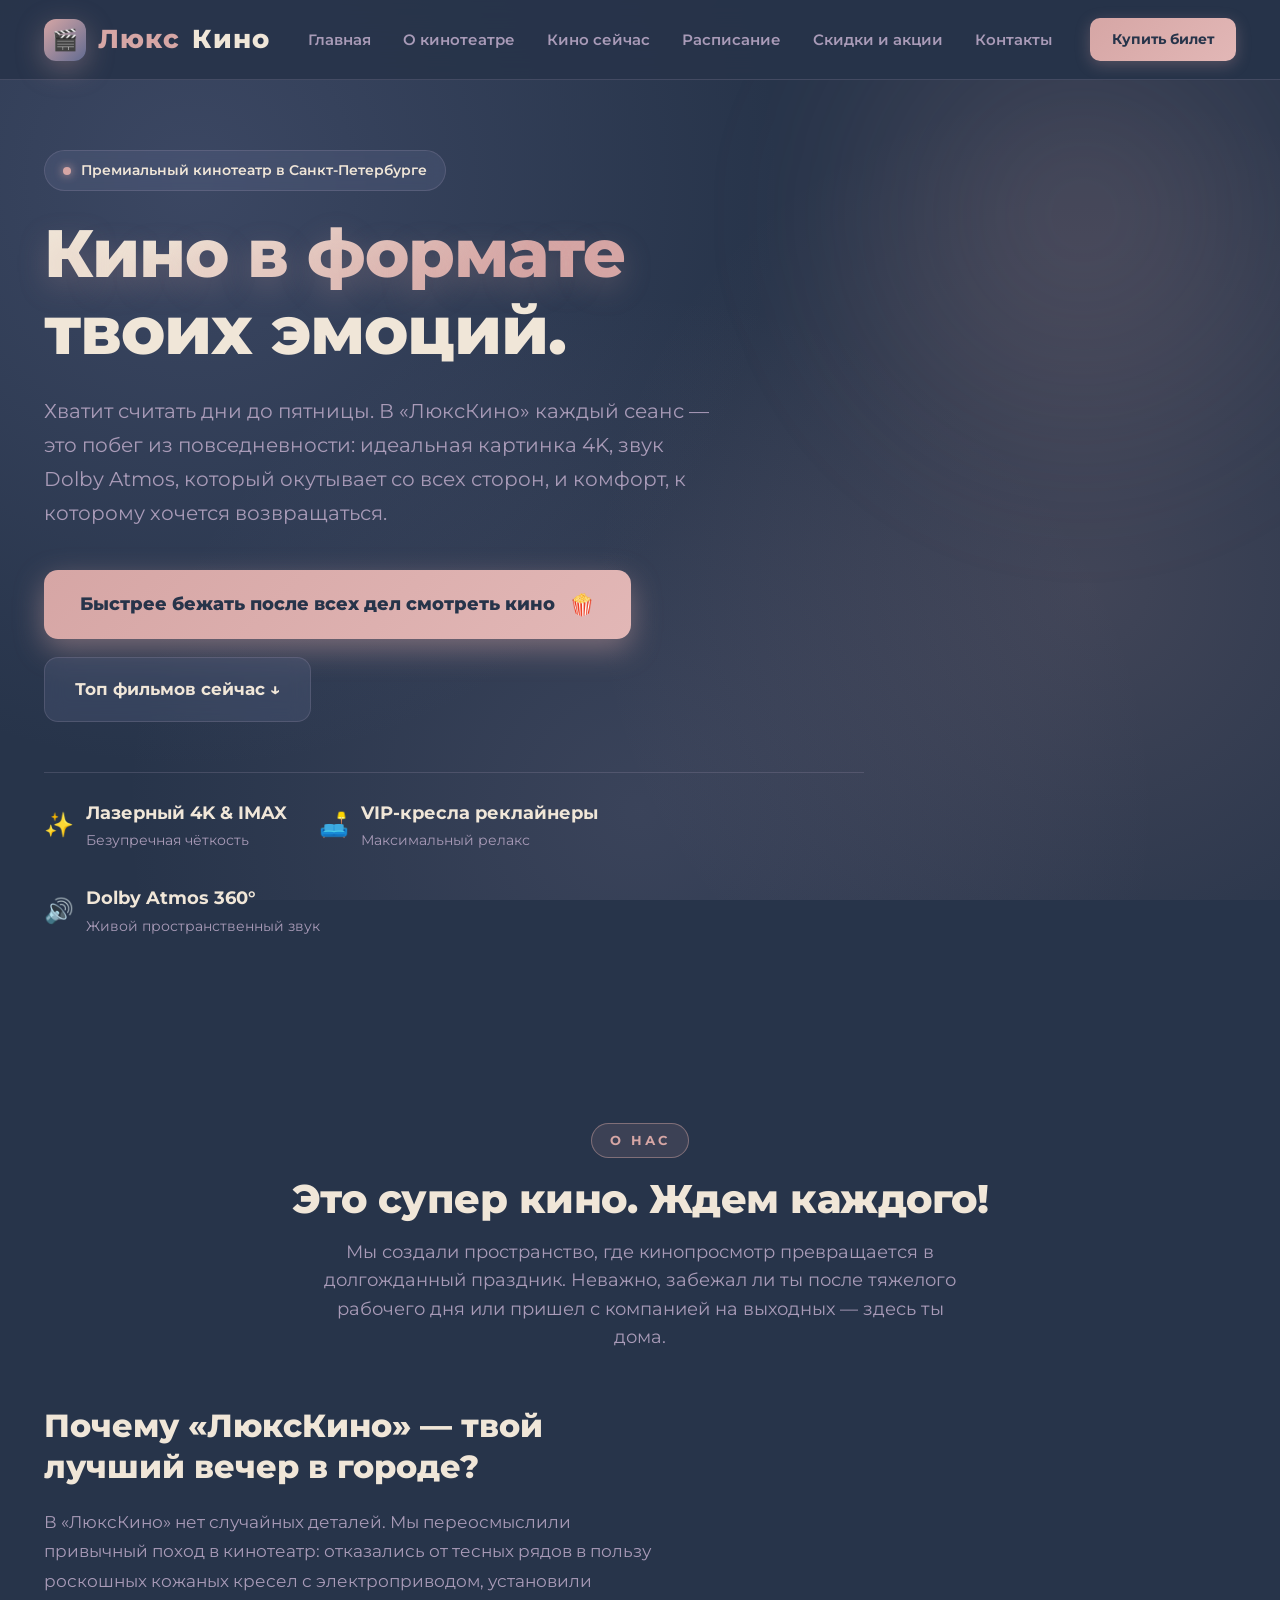
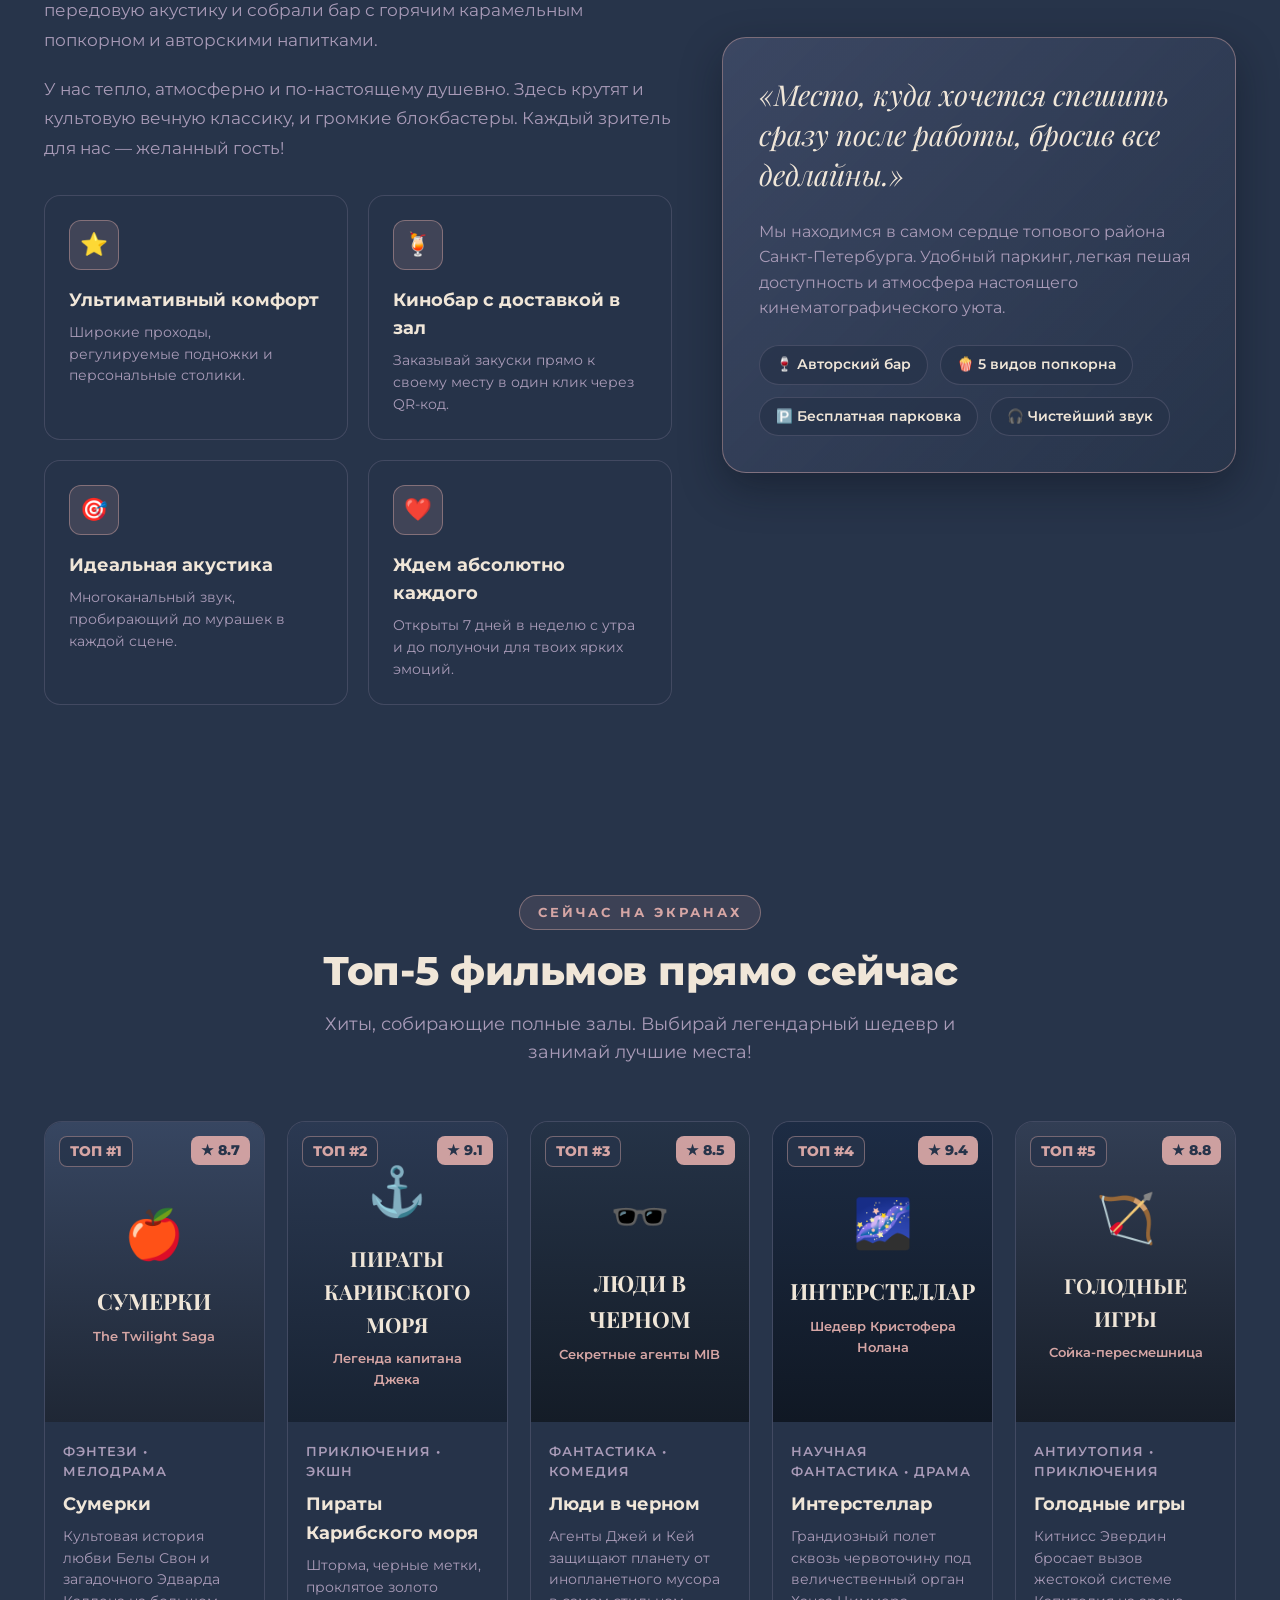
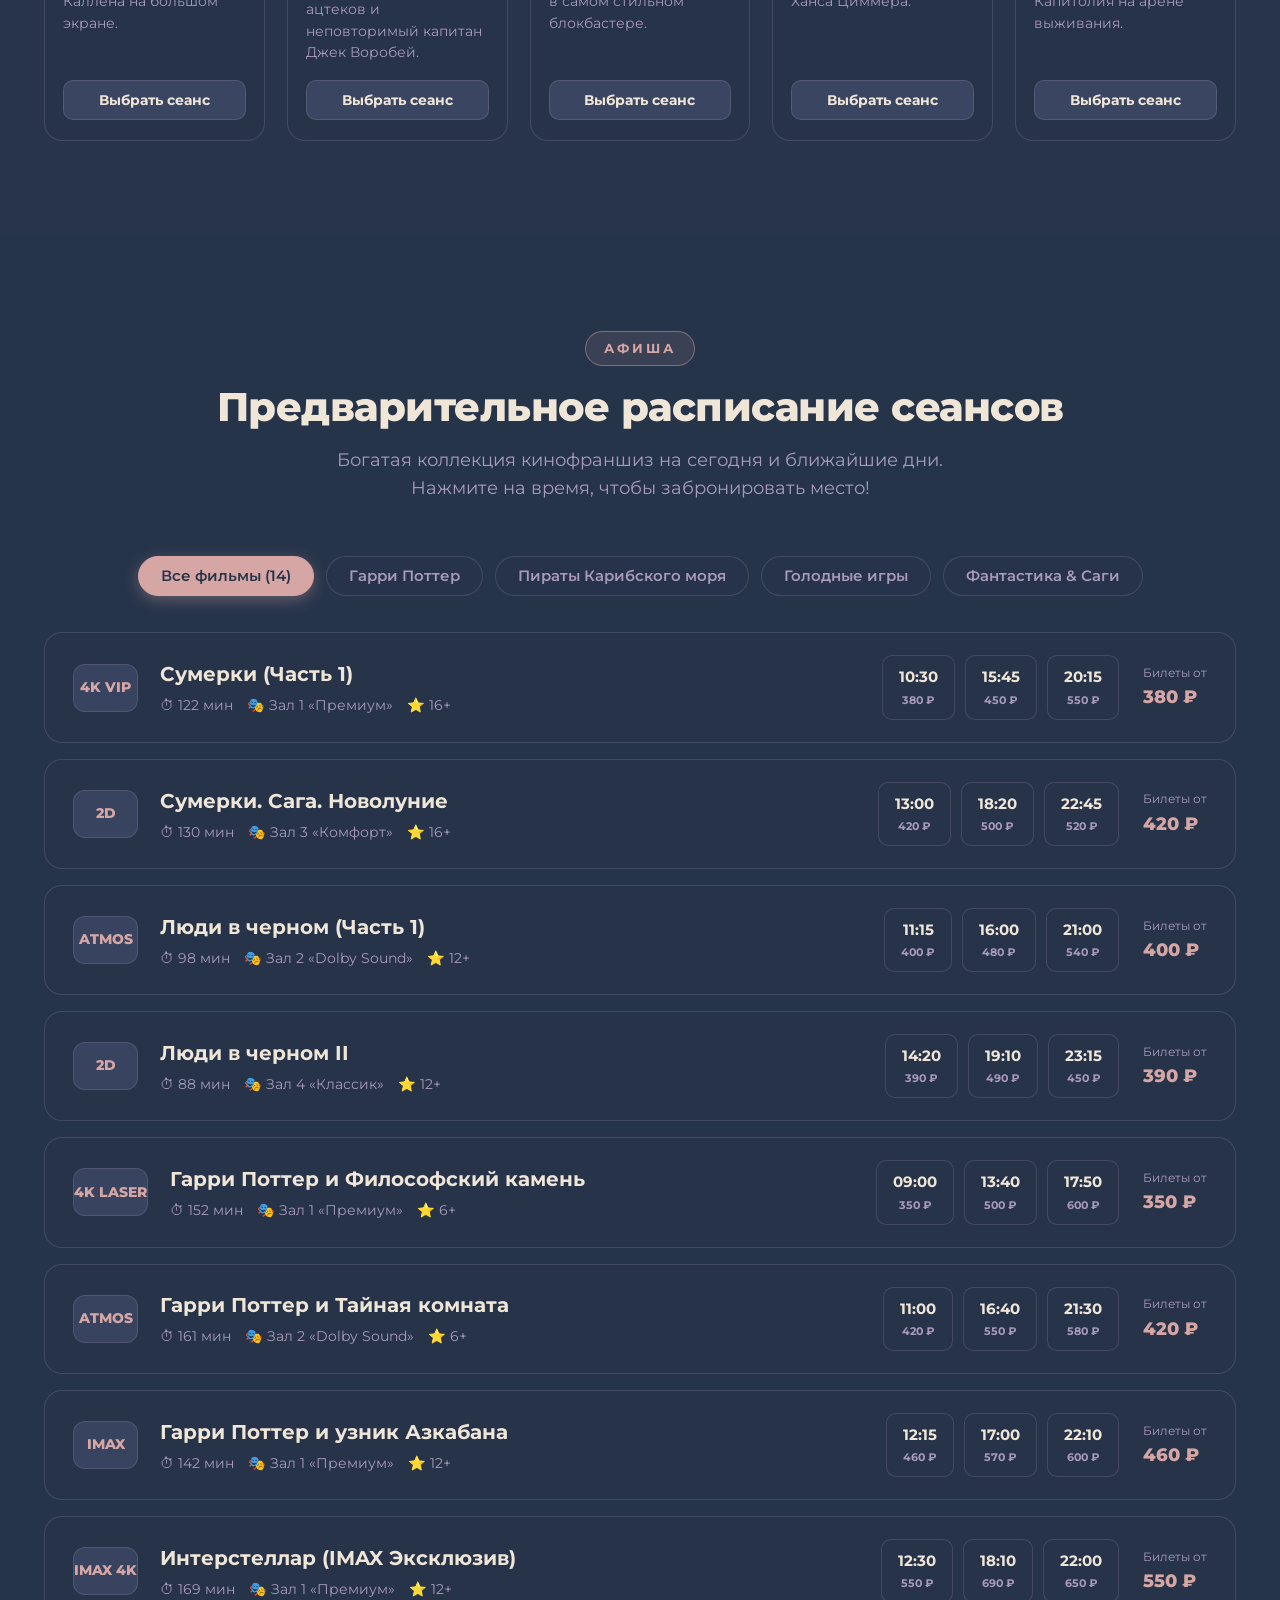
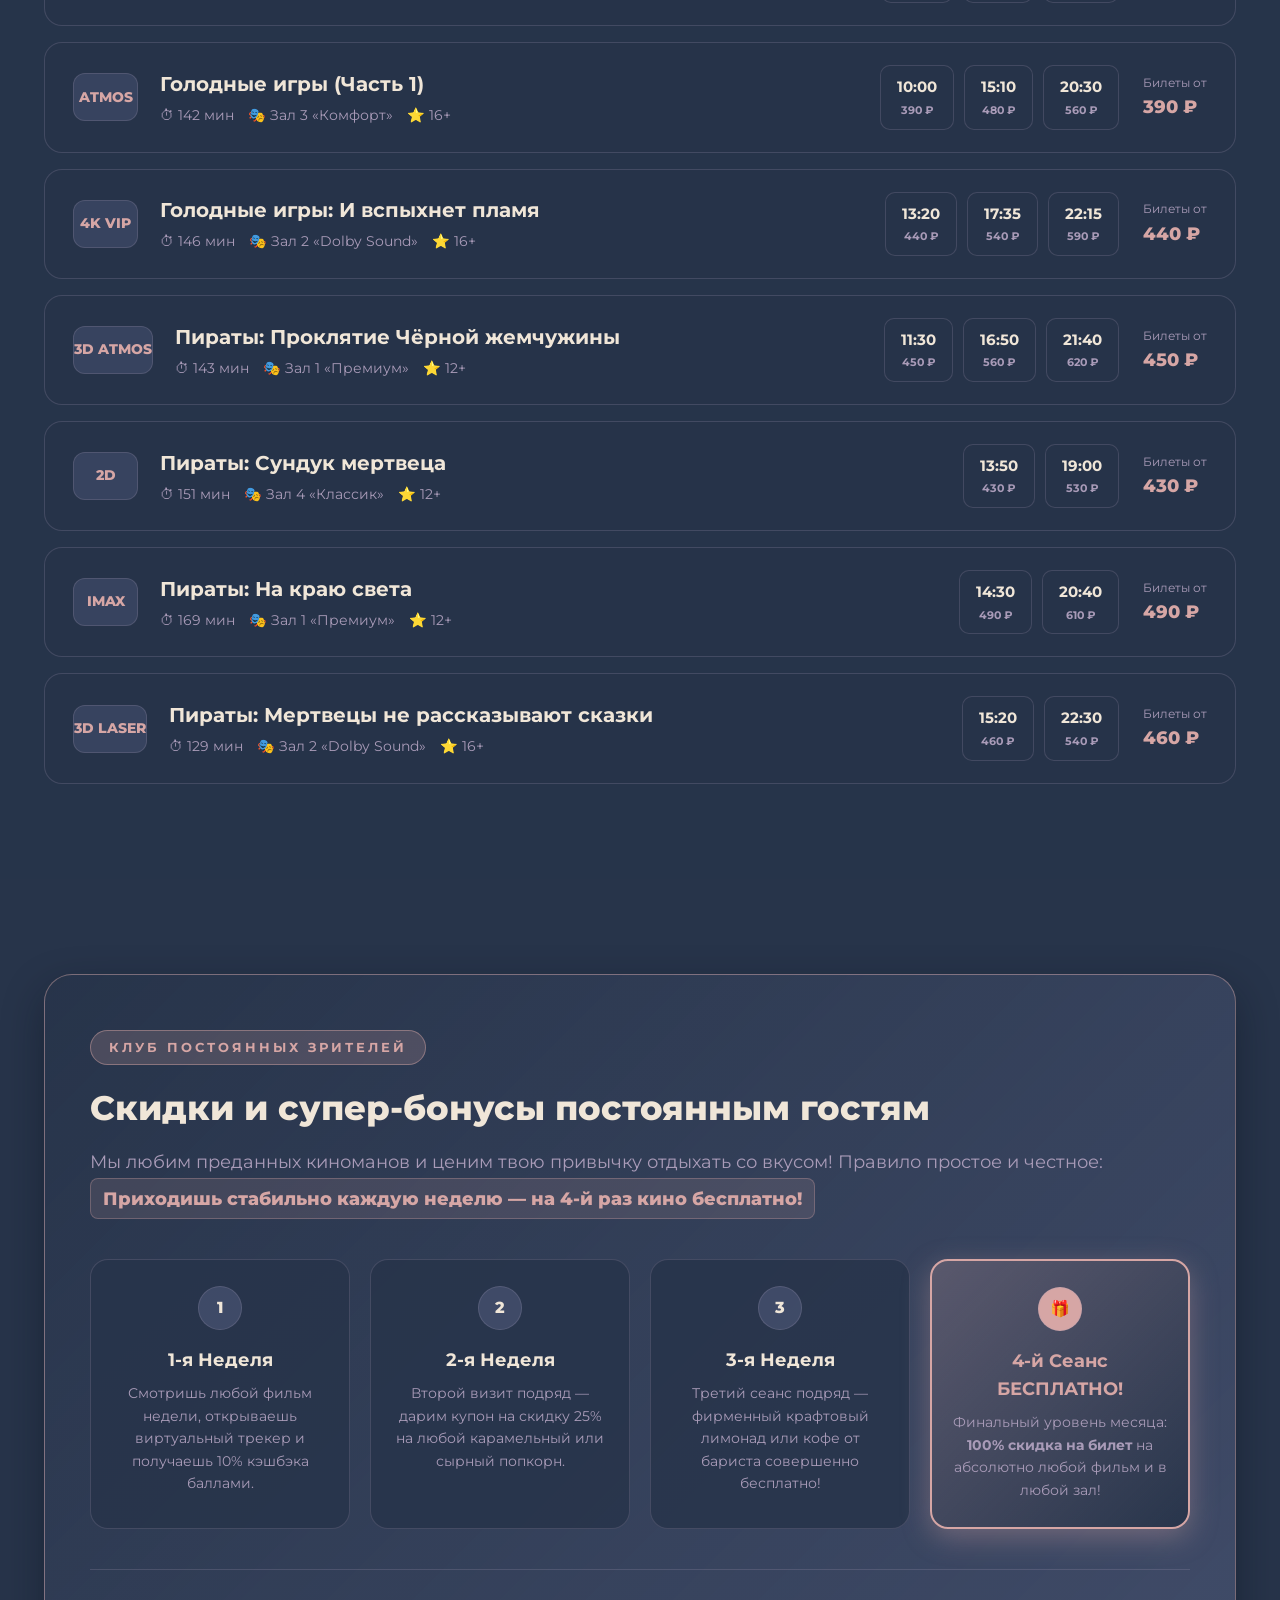
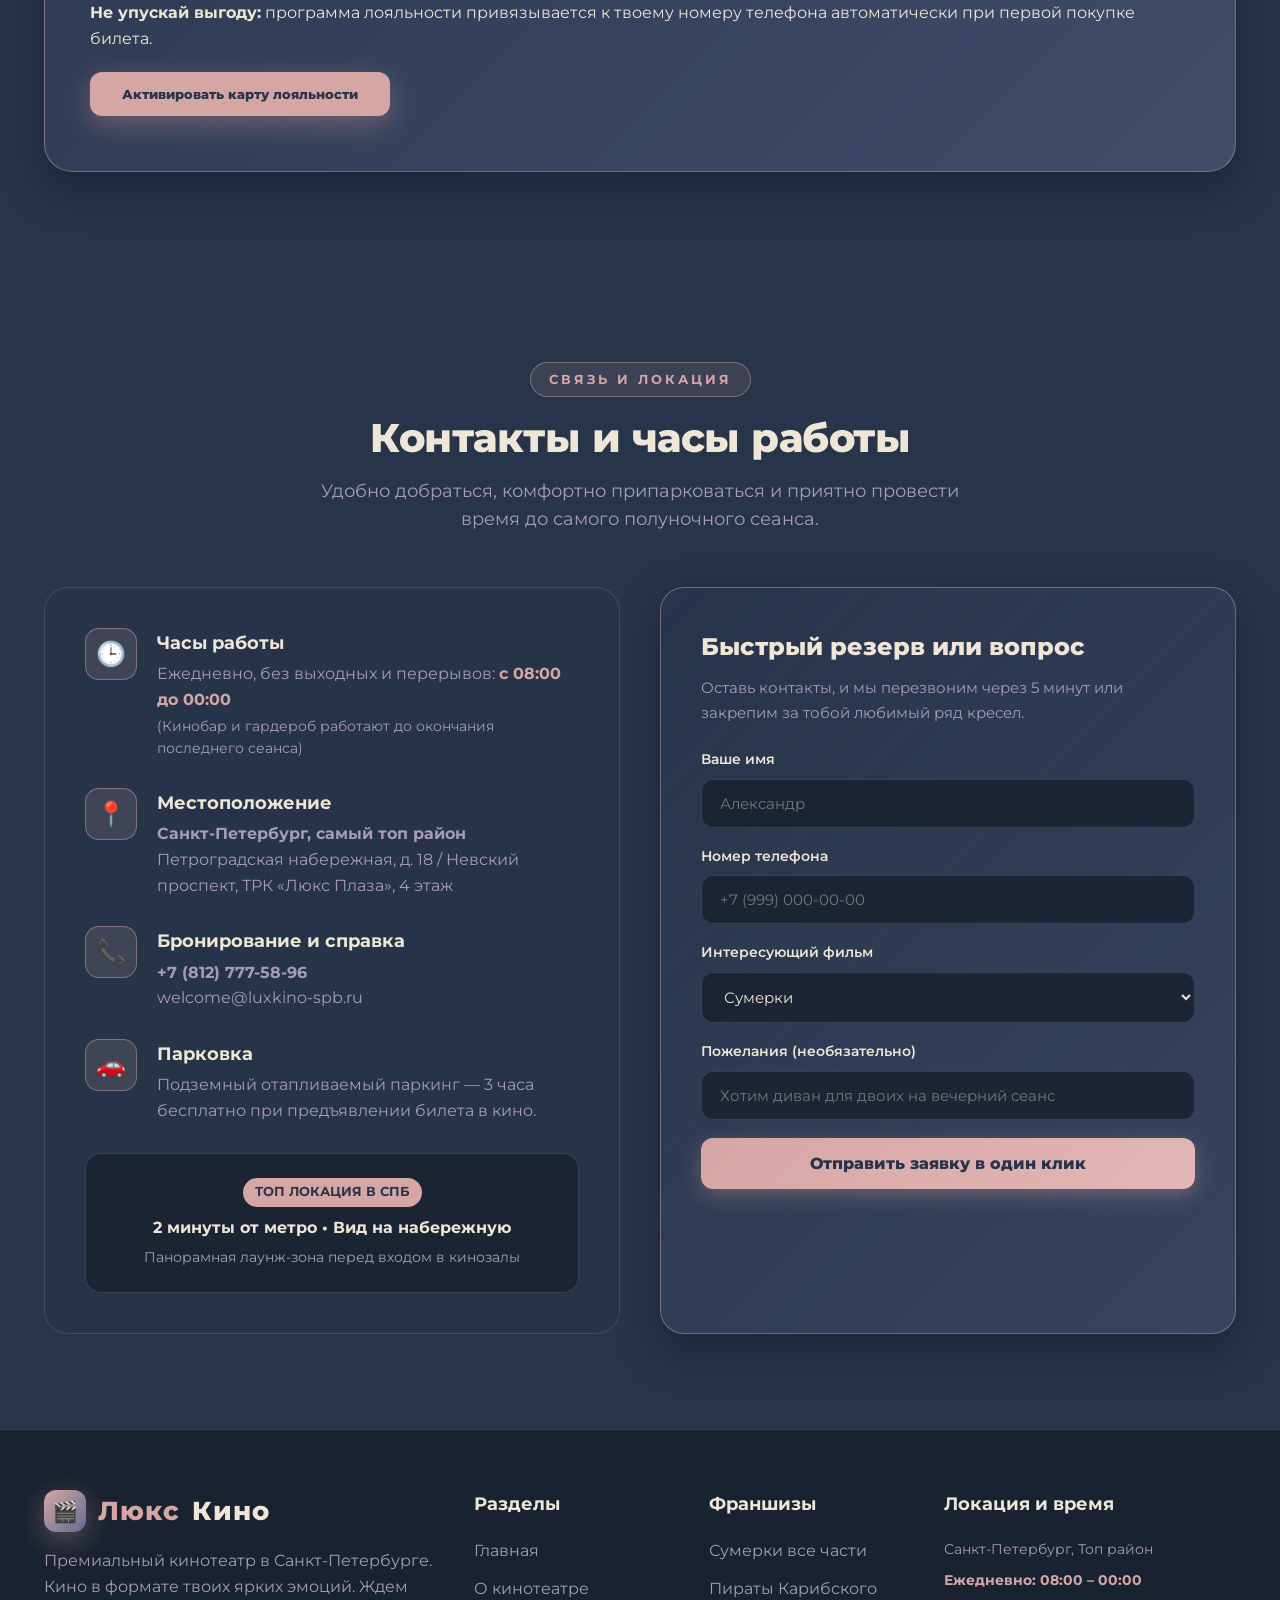
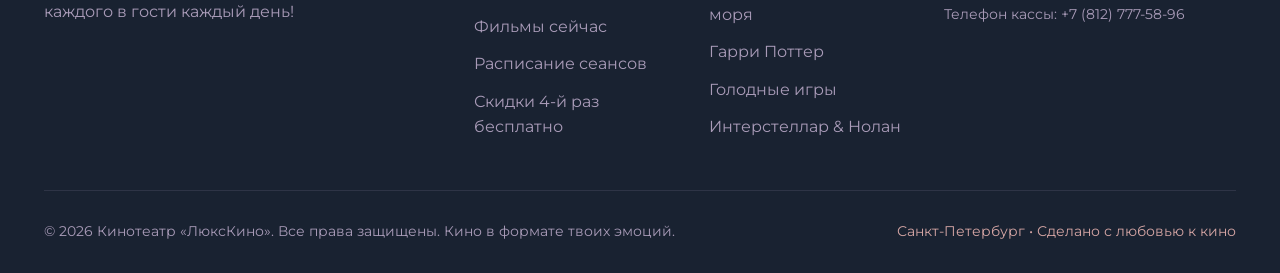
<file: index.html>
<!DOCTYPE html>
<html lang="ru">
<head>
  <meta charset="UTF-8">
  <meta name="viewport" content="width=device-width, initial-scale=1.0">
  <title>ЛюксКино — Кино в формате твоих эмоций</title>
  <link rel="preconnect" href="https://fonts.googleapis.com">
  <link rel="preconnect" href="https://fonts.gstatic.com" crossorigin>
  <link href="https://fonts.googleapis.com/css2?family=Montserrat:wght@400;500;600;700;800&family=Playfair+Display:ital,wght@0,700;1,600&display=swap" rel="stylesheet">
  
  <style>
    /* ==========================================================================
       ЦВЕТОВАЯ ПАЛИТРА И ПЕРЕМЕННЫЕ
       27344A - Deep Navy Blue (Базовый фон)
       626B91 - Slate Indigo (Вторичный цвет, карточки, акценты)
       A99BB8 - Muted Lavender (Приглушенный текст, легкие границы)
       D6A6A5 - Dusty Rose (Яркий акцент, кнопки, бейджи, свечение)
       F0E6D8 - Warm Cream (Основной светлый текст, заголовки)
       ========================================================================== */
    :root {
      --color-primary-dark: #27344A;
      --color-slate: #626B91;
      --color-lavender: #A99BB8;
      --color-rose: #D6A6A5;
      --color-cream: #F0E6D8;
      
      --bg-body: #1f2a3c;
      --bg-card: rgba(39, 52, 74, 0.78);
      --bg-card-hover: rgba(98, 107, 145, 0.35);
      --border-subtle: rgba(169, 155, 184, 0.22);
      --border-accent: rgba(214, 166, 165, 0.45);
      --glow-rose: 0 8px 28px rgba(214, 166, 165, 0.35);
      --glow-card: 0 16px 40px rgba(10, 15, 25, 0.4);
      
      --font-main: 'Montserrat', sans-serif;
      --font-accent: 'Playfair Display', serif;
      --header-height: 80px;
      --transition: all 0.3s cubic-bezier(0.25, 0.8, 0.25, 1);
    }

    /* Базовые сбросы */
    *, *::before, *::after {
      box-sizing: border-box;
      margin: 0;
      padding: 0;
    }

    html {
      scroll-behavior: smooth;
      scroll-padding-top: var(--header-height);
    }

    body {
      font-family: var(--font-main);
      background-color: var(--color-primary-dark);
      background-image: 
        radial-gradient(circle at 15% 20%, rgba(98, 107, 145, 0.35) 0%, transparent 45%),
        radial-gradient(circle at 85% 65%, rgba(214, 166, 165, 0.15) 0%, transparent 40%),
        radial-gradient(circle at 50% 90%, rgba(169, 155, 184, 0.15) 0%, transparent 50%);
      background-attachment: fixed;
      color: var(--color-cream);
      line-height: 1.6;
      overflow-x: hidden;
    }

    a {
      color: inherit;
      text-decoration: none;
      transition: var(--transition);
    }

    button {
      font-family: inherit;
      cursor: pointer;
      border: none;
      outline: none;
      transition: var(--transition);
    }

    img {
      max-width: 100%;
      height: auto;
      display: block;
    }

    .container {
      width: 100%;
      max-width: 1240px;
      margin: 0 auto;
      padding: 0 24px;
    }

    .section {
      padding: 95px 0;
      position: relative;
    }

    /* Типографика секций */
    .section-header {
      text-align: center;
      margin-bottom: 54px;
    }

    .section-tag {
      display: inline-block;
      text-transform: uppercase;
      font-size: 0.82rem;
      letter-spacing: 3px;
      font-weight: 700;
      color: var(--color-rose);
      background: rgba(214, 166, 165, 0.12);
      border: 1px solid var(--border-accent);
      padding: 6px 18px;
      border-radius: 30px;
      margin-bottom: 16px;
    }

    .section-title {
      font-size: 2.5rem;
      font-weight: 800;
      color: var(--color-cream);
      letter-spacing: -0.5px;
      line-height: 1.25;
    }

    .section-subtitle {
      font-size: 1.1rem;
      color: var(--color-lavender);
      max-width: 650px;
      margin: 14px auto 0;
      font-weight: 400;
    }

    /* СТИКИ НАВИГАЦИЯ */
    .header {
      position: sticky;
      top: 0;
      left: 0;
      width: 100%;
      height: var(--header-height);
      background: rgba(39, 52, 74, 0.9);
      backdrop-filter: blur(16px);
      -webkit-backdrop-filter: blur(16px);
      border-bottom: 1px solid var(--border-subtle);
      z-index: 1000;
      transition: var(--transition);
    }

    .header-inner {
      display: flex;
      align-items: center;
      justify-content: space-between;
      height: 100%;
    }

    .logo {
      display: flex;
      align-items: center;
      gap: 12px;
      font-size: 1.6rem;
      font-weight: 800;
      color: var(--color-cream);
      letter-spacing: 1px;
    }

    .logo-badge {
      display: inline-flex;
      align-items: center;
      justify-content: center;
      width: 42px;
      height: 42px;
      background: linear-gradient(135deg, var(--color-rose), var(--color-slate));
      border-radius: 12px;
      box-shadow: var(--glow-rose);
      font-size: 1.3rem;
      color: var(--color-primary-dark);
    }

    .logo span {
      color: var(--color-rose);
    }

    .nav-links {
      display: flex;
      align-items: center;
      gap: 32px;
      list-style: none;
    }

    .nav-item a {
      font-size: 0.95rem;
      font-weight: 600;
      color: var(--color-lavender);
      position: relative;
      padding: 6px 0;
    }

    .nav-item a::after {
      content: '';
      position: absolute;
      bottom: 0;
      left: 0;
      width: 0%;
      height: 2px;
      background: var(--color-rose);
      transition: var(--transition);
      border-radius: 2px;
    }

    .nav-item a:hover {
      color: var(--color-cream);
    }

    .nav-item a:hover::after {
      width: 100%;
    }

    .nav-actions {
      display: flex;
      align-items: center;
      gap: 16px;
    }

    .btn-tickets-nav {
      background: linear-gradient(135deg, var(--color-rose) 0%, #e2b7b6 100%);
      color: var(--color-primary-dark);
      font-weight: 700;
      font-size: 0.9rem;
      padding: 10px 22px;
      border-radius: 10px;
      box-shadow: 0 4px 15px rgba(214, 166, 165, 0.28);
    }

    .btn-tickets-nav:hover {
      transform: translateY(-2px);
      box-shadow: var(--glow-rose);
      filter: brightness(1.06);
    }

    /* Гамбургер для мобильных */
    .menu-toggle {
      display: none;
      flex-direction: column;
      gap: 6px;
      background: transparent;
      padding: 6px;
      z-index: 1001;
    }

    .menu-toggle span {
      display: block;
      width: 28px;
      height: 3px;
      background-color: var(--color-cream);
      border-radius: 2px;
      transition: var(--transition);
    }

    /* ГЛАВНЫЙ РАЗДЕЛ (HERO) */
    .hero {
      min-height: calc(100vh - var(--header-height));
      display: flex;
      align-items: center;
      position: relative;
      padding: 70px 0 90px;
      overflow: hidden;
    }

    .hero::before {
      content: '';
      position: absolute;
      top: -20%;
      right: -10%;
      width: 650px;
      height: 650px;
      background: radial-gradient(circle, rgba(214, 166, 165, 0.18) 0%, transparent 70%);
      border-radius: 50%;
      filter: blur(50px);
      z-index: 0;
      animation: pulseHero 8s ease-in-out infinite alternate;
    }

    @keyframes pulseHero {
      0% { transform: scale(1) translate(0, 0); }
      100% { transform: scale(1.15) translate(-30px, 30px); }
    }

    .hero-content {
      position: relative;
      z-index: 1;
      max-width: 820px;
    }

    .hero-eyebrow {
      display: inline-flex;
      align-items: center;
      gap: 10px;
      background: rgba(98, 107, 145, 0.28);
      border: 1px solid var(--border-subtle);
      padding: 8px 18px;
      border-radius: 50px;
      font-size: 0.9rem;
      font-weight: 600;
      color: var(--color-cream);
      margin-bottom: 24px;
      backdrop-filter: blur(8px);
    }

    .hero-eyebrow .dot {
      width: 8px;
      height: 8px;
      background-color: var(--color-rose);
      border-radius: 50%;
      box-shadow: 0 0 10px var(--color-rose);
      animation: blinkDot 1.6s infinite;
    }

    @keyframes blinkDot {
      0%, 100% { opacity: 1; }
      50% { opacity: 0.3; }
    }

    .hero-title {
      font-size: clamp(2.6rem, 5.5vw, 4.2rem);
      font-weight: 800;
      line-height: 1.15;
      margin-bottom: 24px;
      letter-spacing: -1px;
    }

    .hero-title .highlight {
      display: inline-block;
      background: linear-gradient(135deg, var(--color-cream) 20%, var(--color-rose) 80%);
      -webkit-background-clip: text;
      -webkit-text-fill-color: transparent;
      text-shadow: 0 10px 30px rgba(214, 166, 165, 0.25);
    }

    .hero-description {
      font-size: 1.25rem;
      color: var(--color-lavender);
      line-height: 1.7;
      margin-bottom: 40px;
      max-width: 680px;
    }

    .hero-actions {
      display: flex;
      flex-wrap: wrap;
      align-items: center;
      gap: 18px;
      margin-bottom: 50px;
    }

    .btn-cta-rush {
      display: inline-flex;
      align-items: center;
      justify-content: center;
      gap: 14px;
      background: linear-gradient(135deg, var(--color-rose) 0%, #e2b7b6 100%);
      color: var(--color-primary-dark);
      font-weight: 800;
      font-size: 1.12rem;
      padding: 18px 36px;
      border-radius: 14px;
      box-shadow: 0 10px 30px rgba(214, 166, 165, 0.45);
      position: relative;
      overflow: hidden;
    }

    .btn-cta-rush::before {
      content: '';
      position: absolute;
      top: 0;
      left: -100%;
      width: 100%;
      height: 100%;
      background: linear-gradient(90deg, transparent, rgba(255, 255, 255, 0.4), transparent);
      transition: 0.5s;
    }

    .btn-cta-rush:hover {
      transform: translateY(-4px) scale(1.02);
      box-shadow: 0 16px 40px rgba(214, 166, 165, 0.6);
    }

    .btn-cta-rush:hover::before {
      left: 100%;
    }

    .btn-cta-secondary {
      display: inline-flex;
      align-items: center;
      gap: 10px;
      background: rgba(98, 107, 145, 0.25);
      border: 1px solid var(--border-subtle);
      color: var(--color-cream);
      font-weight: 700;
      font-size: 1.05rem;
      padding: 18px 30px;
      border-radius: 14px;
      backdrop-filter: blur(10px);
    }

    .btn-cta-secondary:hover {
      background: rgba(98, 107, 145, 0.45);
      border-color: var(--color-lavender);
      transform: translateY(-4px);
    }

    .hero-features-bar {
      display: flex;
      flex-wrap: wrap;
      gap: 32px;
      padding-top: 26px;
      border-top: 1px solid var(--border-subtle);
    }

    .hero-stat {
      display: flex;
      align-items: center;
      gap: 12px;
    }

    .stat-icon {
      font-size: 1.5rem;
      color: var(--color-rose);
    }

    .stat-text strong {
      display: block;
      font-size: 1.1rem;
      color: var(--color-cream);
    }

    .stat-text span {
      font-size: 0.85rem;
      color: var(--color-lavender);
    }

    /* О КОМПАНИИ */
    .about-section {
      background: linear-gradient(180deg, transparent, rgba(39, 52, 74, 0.6), transparent);
    }

    .about-grid {
      display: grid;
      grid-template-columns: 1.1fr 0.9fr;
      gap: 50px;
      align-items: center;
    }

    .about-text-block h3 {
      font-size: 2rem;
      font-weight: 800;
      margin-bottom: 20px;
      color: var(--color-cream);
      line-height: 1.3;
    }

    .about-text-block p {
      font-size: 1.05rem;
      color: var(--color-lavender);
      margin-bottom: 20px;
      line-height: 1.75;
    }

    .about-features-list {
      display: grid;
      grid-template-columns: repeat(2, 1fr);
      gap: 20px;
      margin-top: 32px;
    }

    .about-feature-item {
      background: var(--bg-card);
      border: 1px solid var(--border-subtle);
      border-radius: 16px;
      padding: 24px;
      transition: var(--transition);
      backdrop-filter: blur(10px);
    }

    .about-feature-item:hover {
      transform: translateY(-6px);
      border-color: var(--border-accent);
      background: var(--bg-card-hover);
      box-shadow: var(--glow-card);
    }

    .feature-icon-box {
      width: 50px;
      height: 50px;
      border-radius: 12px;
      background: rgba(214, 166, 165, 0.15);
      border: 1px solid var(--border-accent);
      display: flex;
      align-items: center;
      justify-content: center;
      font-size: 1.4rem;
      color: var(--color-rose);
      margin-bottom: 16px;
    }

    .about-feature-item h4 {
      font-size: 1.1rem;
      color: var(--color-cream);
      margin-bottom: 8px;
      font-weight: 700;
    }

    .about-feature-item p {
      font-size: 0.9rem;
      color: var(--color-lavender);
      margin-bottom: 0;
      line-height: 1.5;
    }

    .about-visual-card {
      border-radius: 24px;
      padding: 36px;
      background: linear-gradient(135deg, rgba(98, 107, 145, 0.35) 0%, rgba(39, 52, 74, 0.7) 100%);
      border: 1px solid var(--border-accent);
      box-shadow: var(--glow-card);
    }

    .about-quote {
      font-family: var(--font-accent);
      font-size: 1.8rem;
      font-style: italic;
      color: var(--color-cream);
      line-height: 1.4;
      margin-bottom: 24px;
    }

    .about-badge-row {
      display: flex;
      flex-wrap: wrap;
      gap: 12px;
    }

    .pill-chip {
      background: rgba(39, 52, 74, 0.8);
      border: 1px solid var(--border-subtle);
      color: var(--color-cream);
      padding: 8px 16px;
      border-radius: 50px;
      font-size: 0.85rem;
      font-weight: 600;
    }

    /* ТОП 5 ФИЛЬМОВ */
    .top5-grid {
      display: grid;
      grid-template-columns: repeat(5, 1fr);
      gap: 22px;
    }

    .movie-card {
      background: var(--bg-card);
      border-radius: 18px;
      overflow: hidden;
      border: 1px solid var(--border-subtle);
      transition: var(--transition);
      display: flex;
      flex-direction: column;
      position: relative;
    }

    .movie-card:hover {
      transform: translateY(-10px);
      border-color: var(--color-rose);
      box-shadow: var(--glow-rose), 0 20px 40px rgba(0, 0, 0, 0.4);
    }

    .movie-poster-wrap {
      position: relative;
      height: 300px;
      overflow: hidden;
      background: #192231;
    }

    .movie-rank-badge {
      position: absolute;
      top: 14px;
      left: 14px;
      background: rgba(39, 52, 74, 0.85);
      border: 1px solid var(--border-accent);
      color: var(--color-rose);
      font-weight: 800;
      font-size: 0.85rem;
      padding: 4px 10px;
      border-radius: 8px;
    }

    .movie-rating {
      position: absolute;
      top: 14px;
      right: 14px;
      background: rgba(214, 166, 165, 0.95);
      color: var(--color-primary-dark);
      font-weight: 800;
      font-size: 0.85rem;
      padding: 4px 10px;
      border-radius: 8px;
    }

    .movie-details {
      padding: 20px 18px;
      display: flex;
      flex-direction: column;
      flex-grow: 1;
    }

    .movie-genre {
      font-size: 0.8rem;
      color: var(--color-lavender);
      text-transform: uppercase;
      letter-spacing: 1px;
      font-weight: 600;
      margin-bottom: 6px;
    }

    .movie-title {
      font-size: 1.15rem;
      font-weight: 700;
      color: var(--color-cream);
      margin-bottom: 8px;
    }

    .movie-desc {
      font-size: 0.85rem;
      color: var(--color-lavender);
      margin-bottom: 16px;
      flex-grow: 1;
    }

    .btn-card-ticket {
      width: 100%;
      text-align: center;
      background: rgba(98, 107, 145, 0.35);
      border: 1px solid var(--border-subtle);
      color: var(--color-cream);
      padding: 10px 14px;
      border-radius: 10px;
      font-weight: 700;
      font-size: 0.88rem;
      transition: var(--transition);
    }

    .movie-card:hover .btn-card-ticket {
      background: var(--color-rose);
      color: var(--color-primary-dark);
      border-color: var(--color-rose);
    }

    /* РАСПИСАНИЕ */
    .schedule-filters {
      display: flex;
      justify-content: center;
      flex-wrap: wrap;
      gap: 12px;
      margin-bottom: 36px;
    }

    .filter-btn {
      background: rgba(39, 52, 74, 0.7);
      border: 1px solid var(--border-subtle);
      color: var(--color-lavender);
      padding: 10px 22px;
      border-radius: 30px;
      font-weight: 600;
      font-size: 0.92rem;
      transition: var(--transition);
    }

    .filter-btn:hover,
    .filter-btn.active {
      background: var(--color-rose);
      color: var(--color-primary-dark);
      border-color: var(--color-rose);
      box-shadow: 0 4px 15px rgba(214, 166, 165, 0.35);
    }

    .schedule-list {
      display: flex;
      flex-direction: column;
      gap: 16px;
    }

    .schedule-card {
      background: var(--bg-card);
      border: 1px solid var(--border-subtle);
      border-radius: 18px;
      padding: 22px 28px;
      display: flex;
      align-items: center;
      justify-content: space-between;
      gap: 24px;
      transition: var(--transition);
    }

    .schedule-card:hover {
      border-color: var(--border-accent);
      background: var(--bg-card-hover);
      transform: translateX(6px);
      box-shadow: 0 10px 30px rgba(0, 0, 0, 0.3);
    }

    .schedule-info {
      display: flex;
      align-items: center;
      gap: 22px;
      flex: 1;
    }

    .schedule-badge-format {
      min-width: 65px;
      height: 48px;
      border-radius: 12px;
      background: rgba(98, 107, 145, 0.3);
      border: 1px solid var(--border-subtle);
      display: flex;
      align-items: center;
      justify-content: center;
      font-weight: 800;
      font-size: 0.85rem;
      color: var(--color-rose);
    }

    .schedule-text-details h4 {
      font-size: 1.25rem;
      font-weight: 700;
      color: var(--color-cream);
      margin-bottom: 4px;
    }

    .schedule-meta {
      display: flex;
      flex-wrap: wrap;
      align-items: center;
      gap: 14px;
      font-size: 0.88rem;
      color: var(--color-lavender);
    }

    .schedule-times {
      display: flex;
      flex-wrap: wrap;
      align-items: center;
      gap: 10px;
    }

    .time-chip {
      background: rgba(39, 52, 74, 0.9);
      border: 1px solid var(--border-subtle);
      color: var(--color-cream);
      font-size: 0.95rem;
      font-weight: 700;
      padding: 9px 16px;
      border-radius: 10px;
      transition: var(--transition);
      cursor: pointer;
      display: flex;
      flex-direction: column;
      align-items: center;
    }

    .time-chip small {
      font-size: 0.7rem;
      color: var(--color-lavender);
      margin-top: 2px;
    }

    .time-chip:hover {
      background: var(--color-rose);
      color: var(--color-primary-dark);
      border-color: var(--color-rose);
      transform: translateY(-3px);
      box-shadow: 0 4px 15px rgba(214, 166, 165, 0.4);
    }

    .time-chip:hover small {
      color: var(--color-primary-dark);
    }

    .schedule-actions {
      display: flex;
      align-items: center;
      gap: 14px;
    }

    .schedule-price-label {
      font-size: 0.75rem;
      color: var(--color-lavender);
      display: block;
    }

    .schedule-price-val {
      font-size: 1.15rem;
      font-weight: 800;
      color: var(--color-rose);
    }

    /* ЛОЯЛЬНОСТЬ */
    .loyalty-banner {
      background: linear-gradient(135deg, rgba(39, 52, 74, 0.9) 0%, rgba(98, 107, 145, 0.45) 100%);
      border: 1px solid var(--border-accent);
      border-radius: 28px;
      padding: 55px 45px;
      box-shadow: var(--glow-card);
    }

    .loyalty-header-text h3 {
      font-size: 2.1rem;
      font-weight: 800;
      color: var(--color-cream);
      margin-bottom: 12px;
    }

    .loyalty-header-text p {
      font-size: 1.15rem;
      color: var(--color-lavender);
      line-height: 1.7;
    }

    .loyalty-rule-highlight {
      display: inline-block;
      color: var(--color-rose);
      font-weight: 800;
      background: rgba(214, 166, 165, 0.14);
      padding: 4px 12px;
      border-radius: 8px;
      border: 1px solid rgba(214, 166, 165, 0.3);
    }

    .loyalty-steps {
      display: grid;
      grid-template-columns: repeat(4, 1fr);
      gap: 20px;
      margin: 40px 0;
    }

    .step-card {
      background: rgba(39, 52, 74, 0.85);
      border: 1px solid var(--border-subtle);
      border-radius: 18px;
      padding: 26px 20px;
      text-align: center;
      transition: var(--transition);
    }

    .step-card:hover {
      transform: translateY(-6px);
      border-color: var(--border-accent);
    }

    .step-card.free-step {
      background: linear-gradient(135deg, rgba(214, 166, 165, 0.22) 0%, rgba(39, 52, 74, 0.95) 100%);
      border: 2px solid var(--color-rose);
      box-shadow: var(--glow-rose);
    }

    .step-number {
      width: 44px;
      height: 44px;
      border-radius: 50%;
      background: rgba(98, 107, 145, 0.4);
      border: 1px solid var(--border-subtle);
      color: var(--color-cream);
      font-weight: 800;
      display: flex;
      align-items: center;
      justify-content: center;
      margin: 0 auto 16px;
    }

    .free-step .step-number {
      background: var(--color-rose);
      color: var(--color-primary-dark);
    }

    .step-card h5 {
      font-size: 1.1rem;
      font-weight: 700;
      color: var(--color-cream);
      margin-bottom: 8px;
    }

    .step-card p {
      font-size: 0.88rem;
      color: var(--color-lavender);
    }

    .free-step h5 {
      color: var(--color-rose);
    }

    .loyalty-footer-cta {
      display: flex;
      align-items: center;
      justify-content: space-between;
      flex-wrap: wrap;
      gap: 20px;
      padding-top: 30px;
      border-top: 1px solid var(--border-subtle);
    }

    .btn-join-club {
      background: var(--color-rose);
      color: var(--color-primary-dark);
      font-weight: 800;
      padding: 14px 32px;
      border-radius: 12px;
      box-shadow: var(--glow-rose);
    }

    .btn-join-club:hover {
      transform: translateY(-3px);
      filter: brightness(1.08);
    }

    /* КОНТАКТЫ */
    .contacts-grid {
      display: grid;
      grid-template-columns: 1fr 1fr;
      gap: 40px;
    }

    .contact-card, .contact-interactive-card {
      background: var(--bg-card);
      border: 1px solid var(--border-subtle);
      border-radius: 24px;
      padding: 40px;
      display: flex;
      flex-direction: column;
      justify-content: space-between;
    }

    .contact-interactive-card {
      background: linear-gradient(135deg, rgba(39, 52, 74, 0.85) 0%, rgba(98, 107, 145, 0.3) 100%);
      border: 1px solid var(--border-accent);
      box-shadow: var(--glow-card);
    }

    .contact-info-list {
      display: flex;
      flex-direction: column;
      gap: 28px;
    }

    .contact-item {
      display: flex;
      align-items: flex-start;
      gap: 20px;
    }

    .contact-icon-box {
      width: 52px;
      height: 52px;
      border-radius: 14px;
      background: rgba(214, 166, 165, 0.15);
      border: 1px solid var(--border-accent);
      display: flex;
      align-items: center;
      justify-content: center;
      font-size: 1.5rem;
      color: var(--color-rose);
      flex-shrink: 0;
    }

    .contact-text h5 {
      font-size: 1.15rem;
      font-weight: 700;
      color: var(--color-cream);
      margin-bottom: 4px;
    }

    .contact-text p {
      font-size: 1rem;
      color: var(--color-lavender);
    }

    .contact-text .highlight-hours {
      color: var(--color-rose);
      font-weight: 700;
    }

    .form-group {
      margin-bottom: 18px;
    }

    .form-label {
      display: block;
      font-size: 0.85rem;
      font-weight: 600;
      color: var(--color-cream);
      margin-bottom: 8px;
    }

    .form-input, .form-select {
      width: 100%;
      background: rgba(25, 34, 49, 0.85);
      border: 1px solid var(--border-subtle);
      border-radius: 12px;
      padding: 14px 18px;
      color: var(--color-cream);
      font-size: 0.95rem;
      font-family: inherit;
      transition: var(--transition);
    }

    .form-input:focus, .form-select:focus {
      outline: none;
      border-color: var(--color-rose);
      box-shadow: 0 0 12px rgba(214, 166, 165, 0.3);
    }

    .btn-submit-form {
      width: 100%;
      background: linear-gradient(135deg, var(--color-rose) 0%, #e2b7b6 100%);
      color: var(--color-primary-dark);
      font-weight: 800;
      font-size: 1rem;
      padding: 16px;
      border-radius: 12px;
      box-shadow: 0 6px 20px rgba(214, 166, 165, 0.35);
    }

    .btn-submit-form:hover {
      transform: translateY(-2px);
      box-shadow: var(--glow-rose);
    }

    .map-placeholder-box {
      margin-top: 30px;
      border-radius: 16px;
      border: 1px solid var(--border-subtle);
      background: #1b2433;
      padding: 24px;
      text-align: center;
    }

    .map-badge {
      display: inline-block;
      background: var(--color-rose);
      color: var(--color-primary-dark);
      font-weight: 700;
      font-size: 0.8rem;
      padding: 4px 12px;
      border-radius: 20px;
      margin-bottom: 8px;
    }

    /* ПОДВАЛ */
    .footer {
      background: rgba(25, 34, 49, 0.98);
      border-top: 1px solid var(--border-subtle);
      padding: 60px 0 30px;
      color: var(--color-lavender);
    }

    .footer-grid {
      display: grid;
      grid-template-columns: 2fr 1fr 1fr 1.5fr;
      gap: 40px;
      margin-bottom: 50px;
    }

    .footer-title {
      font-size: 1.1rem;
      font-weight: 700;
      color: var(--color-cream);
      margin-bottom: 20px;
    }

    .footer-links {
      list-style: none;
      display: flex;
      flex-direction: column;
      gap: 12px;
    }

    .footer-links a:hover {
      color: var(--color-rose);
      padding-left: 4px;
    }

    .footer-bottom {
      padding-top: 30px;
      border-top: 1px solid rgba(169, 155, 184, 0.15);
      display: flex;
      align-items: center;
      justify-content: space-between;
      flex-wrap: wrap;
      gap: 16px;
      font-size: 0.85rem;
    }

    /* МОДАЛКА */
    .modal-overlay {
      position: fixed;
      top: 0;
      left: 0;
      width: 100%;
      height: 100%;
      background: rgba(20, 27, 39, 0.85);
      backdrop-filter: blur(8px);
      z-index: 2000;
      display: none;
      align-items: center;
      justify-content: center;
      padding: 20px;
      opacity: 0;
      transition: opacity 0.3s ease;
    }

    .modal-overlay.active {
      display: flex;
      opacity: 1;
    }

    .modal-box {
      background: var(--color-primary-dark);
      border: 1px solid var(--border-accent);
      border-radius: 24px;
      width: 100%;
      max-width: 520px;
      padding: 36px;
      position: relative;
    }

    .modal-close {
      position: absolute;
      top: 20px;
      right: 20px;
      background: rgba(98, 107, 145, 0.3);
      color: var(--color-cream);
      width: 36px;
      height: 36px;
      border-radius: 50%;
      display: flex;
      align-items: center;
      justify-content: center;
      font-size: 1.2rem;
    }

    .modal-close:hover {
      background: var(--color-rose);
      color: var(--color-primary-dark);
    }

    /* АДАПТИВНОСТЬ */
    @media (max-width: 1100px) {
      .top5-grid { grid-template-columns: repeat(3, 1fr); }
      .loyalty-steps { grid-template-columns: repeat(2, 1fr); }
      .footer-grid { grid-template-columns: repeat(2, 1fr); }
    }

    @media (max-width: 868px) {
      :root { --header-height: 70px; }
      .menu-toggle { display: flex; }
      .nav-links {
        position: fixed;
        top: var(--header-height);
        left: 0;
        width: 100%;
        background: rgba(39, 52, 74, 0.98);
        flex-direction: column;
        padding: 30px 24px;
        gap: 20px;
        border-bottom: 1px solid var(--border-subtle);
        transform: translateY(-120%);
        transition: transform 0.35s ease;
      }
      .nav-links.open { transform: translateY(0); }
      .about-grid, .contacts-grid { grid-template-columns: 1fr; }
      .top5-grid { grid-template-columns: repeat(2, 1fr); }
      .schedule-card { flex-direction: column; align-items: flex-start; }
      .schedule-times, .schedule-actions { width: 100%; justify-content: space-between; }
    }

    @media (max-width: 600px) {
      .top5-grid, .loyalty-steps, .about-features-list, .footer-grid { grid-template-columns: 1fr; }
      .hero-actions { flex-direction: column; width: 100%; }
      .btn-cta-rush, .btn-cta-secondary { width: 100%; text-align: center; }
      .loyalty-banner, .contact-card, .contact-interactive-card { padding: 26px 18px; }
    }
  </style>
</head>
<body>

  <!-- СТИКИ ШАПКА -->
  <header class="header">
    <div class="container header-inner">
      <a href="#hero" class="logo">
        <span class="logo-badge">🎬</span>
        <span>Люкс</span>Кино
      </a>

      <ul class="nav-links" id="navLinks">
        <li class="nav-item"><a href="#hero">Главная</a></li>
        <li class="nav-item"><a href="#about">О кинотеатре</a></li>
        <li class="nav-item"><a href="#now-showing">Кино сейчас</a></li>
        <li class="nav-item"><a href="#schedule">Расписание</a></li>
        <li class="nav-item"><a href="#loyalty">Скидки и акции</a></li>
        <li class="nav-item"><a href="#contacts">Контакты</a></li>
      </ul>

      <div class="nav-actions">
        <a href="#schedule" class="btn-tickets-nav">Купить билет</a>
        <button class="menu-toggle" id="menuToggle" aria-label="Открыть меню">
          <span></span><span></span><span></span>
        </button>
      </div>
    </div>
  </header>

  <!-- ГЛАВНЫЙ РАЗДЕЛ (HERO) -->
  <section class="hero" id="hero">
    <div class="container">
      <div class="hero-content">
        <div class="hero-eyebrow">
          <span class="dot"></span>
          Премиальный кинотеатр в Санкт-Петербурге
        </div>

        <h1 class="hero-title">
          <span class="highlight">Кино в формате</span><br>
          твоих эмоций.
        </h1>

        <p class="hero-description">
          Хватит считать дни до пятницы. 
          В «ЛюксКино» каждый сеанс — это побег из повседневности: идеальная картинка 4K, 
          звук Dolby Atmos, который окутывает со всех сторон, и комфорт, к которому хочется возвращаться.
        </p>

        <div class="hero-actions">
          <a href="#schedule" class="btn-cta-rush">
            <span>Быстрее бежать после всех дел смотреть кино</span>
            <span style="font-size: 1.3rem;">🍿</span>
          </a>
          <a href="#now-showing" class="btn-cta-secondary">
            <span>Топ фильмов сейчас ↓</span>
          </a>
        </div>

        <div class="hero-features-bar">
          <div class="hero-stat">
            <span class="stat-icon">✨</span>
            <div class="stat-text">
              <strong>Лазерный 4K & IMAX</strong>
              <span>Безупречная чёткость</span>
            </div>
          </div>
          <div class="hero-stat">
            <span class="stat-icon">🛋️</span>
            <div class="stat-text">
              <strong>VIP-кресла реклайнеры</strong>
              <span>Максимальный релакс</span>
            </div>
          </div>
          <div class="hero-stat">
            <span class="stat-icon">🔊</span>
            <div class="stat-text">
              <strong>Dolby Atmos 360°</strong>
              <span>Живой пространственный звук</span>
            </div>
          </div>
        </div>
      </div>
    </div>
  </section>

  <!-- О КОМПАНИИ -->
  <section class="section about-section" id="about">
    <div class="container">
      <div class="section-header">
        <span class="section-tag">О нас</span>
        <h2 class="section-title">Это супер кино. Ждем каждого!</h2>
        <p class="section-subtitle">
          Мы создали пространство, где кинопросмотр превращается в долгожданный праздник.
          Неважно, забежал ли ты после тяжелого рабочего дня или пришел с компанией на выходных — здесь ты дома.
        </p>
      </div>

      <div class="about-grid">
        <div class="about-text-block">
          <h3>Почему «ЛюксКино» — твой лучший вечер в городе?</h3>
          <p>
            В «ЛюксКино» нет случайных деталей. Мы переосмыслили привычный поход в кинотеатр: 
            отказались от тесных рядов в пользу роскошных кожаных кресел с электроприводом, 
            установили передовую акустику и собрали бар с горячим карамельным попкорном 
            и авторскими напитками.
          </p>
          <p>
            У нас тепло, атмосферно и по-настоящему душевно. Здесь крутят и культовую вечную классику, 
            и громкие блокбастеры. Каждый зритель для нас — желанный гость!
          </p>

          <div class="about-features-list">
            <div class="about-feature-item">
              <div class="feature-icon-box">⭐</div>
              <h4>Ультимативный комфорт</h4>
              <p>Широкие проходы, регулируемые подножки и персональные столики.</p>
            </div>
            <div class="about-feature-item">
              <div class="feature-icon-box">🍹</div>
              <h4>Кинобар с доставкой в зал</h4>
              <p>Заказывай закуски прямо к своему месту в один клик через QR-код.</p>
            </div>
            <div class="about-feature-item">
              <div class="feature-icon-box">🎯</div>
              <h4>Идеальная акустика</h4>
              <p>Многоканальный звук, пробирающий до мурашек в каждой сцене.</p>
            </div>
            <div class="about-feature-item">
              <div class="feature-icon-box">❤️</div>
              <h4>Ждем абсолютно каждого</h4>
              <p>Открыты 7 дней в неделю с утра и до полуночи для твоих ярких эмоций.</p>
            </div>
          </div>
        </div>

        <div class="about-visual-card">
          <div class="about-quote">
            «Место, куда хочется спешить сразу после работы, бросив все дедлайны.»
          </div>
          <p style="color: var(--color-lavender); margin-bottom: 24px;">
            Мы находимся в самом сердце топового района Санкт-Петербурга. 
            Удобный паркинг, легкая пешая доступность и атмосфера настоящего кинематографического уюта.
          </p>
          <div class="about-badge-row">
            <span class="pill-chip">🍷 Авторский бар</span>
            <span class="pill-chip">🍿 5 видов попкорна</span>
            <span class="pill-chip">🅿️ Бесплатная парковка</span>
            <span class="pill-chip">🎧 Чистейший звук</span>
          </div>
        </div>
      </div>
    </div>
  </section>

  <!-- КИНО СЕЙЧАС (ТОП-5 ФИЛЬМОВ) -->
  <section class="section" id="now-showing">
    <div class="container">
      <div class="section-header">
        <span class="section-tag">Сейчас на экранах</span>
        <h2 class="section-title">Топ-5 фильмов прямо сейчас</h2>
        <p class="section-subtitle">
          Хиты, собирающие полные залы. Выбирай легендарный шедевр и занимай лучшие места!
        </p>
      </div>

      <div class="top5-grid">
        <!-- 1. Сумерки -->
        <article class="movie-card">
          <div class="movie-poster-wrap">
            <span class="movie-rank-badge">ТОП #1</span>
            <span class="movie-rating">★ 8.7</span>
            <div style="width:100%; height:100%; background: linear-gradient(180deg, #374661 0%, #1f2735 100%); display:flex; flex-direction:column; align-items:center; justify-content:center; padding:20px; text-align:center;">
              <span style="font-size:3rem; margin-bottom:12px;">🍎</span>
              <strong style="font-size:1.4rem; color:var(--color-cream); font-family:var(--font-accent);">СУМЕРКИ</strong>
              <small style="color:var(--color-rose); margin-top:6px; font-weight:600;">The Twilight Saga</small>
            </div>
          </div>
          <div class="movie-details">
            <div class="movie-genre">Фэнтези • Мелодрама</div>
            <h3 class="movie-title">Сумерки</h3>
            <p class="movie-desc">Культовая история любви Белы Свон и загадочного Эдварда Каллена на большом экране.</p>
            <button class="btn-card-ticket" onclick="openBooking('Сумерки')">Выбрать сеанс</button>
          </div>
        </article>

        <!-- 2. Пираты Карибского моря -->
        <article class="movie-card">
          <div class="movie-poster-wrap">
            <span class="movie-rank-badge">ТОП #2</span>
            <span class="movie-rating">★ 9.1</span>
            <div style="width:100%; height:100%; background: linear-gradient(180deg, #2b3952 0%, #182333 100%); display:flex; flex-direction:column; align-items:center; justify-content:center; padding:20px; text-align:center;">
              <span style="font-size:3rem; margin-bottom:12px;">⚓</span>
              <strong style="font-size:1.3rem; color:var(--color-cream); font-family:var(--font-accent);">ПИРАТЫ КАРИБСКОГО МОРЯ</strong>
              <small style="color:var(--color-rose); margin-top:6px; font-weight:600;">Легенда капитана Джека</small>
            </div>
          </div>
          <div class="movie-details">
            <div class="movie-genre">Приключения • Экшн</div>
            <h3 class="movie-title">Пираты Карибского моря</h3>
            <p class="movie-desc">Шторма, черные метки, проклятое золото ацтеков и неповторимый капитан Джек Воробей.</p>
            <button class="btn-card-ticket" onclick="openBooking('Пираты Карибского моря')">Выбрать сеанс</button>
          </div>
        </article>

        <!-- 3. Люди в черном -->
        <article class="movie-card">
          <div class="movie-poster-wrap">
            <span class="movie-rank-badge">ТОП #3</span>
            <span class="movie-rating">★ 8.5</span>
            <div style="width:100%; height:100%; background: linear-gradient(180deg, #253347 0%, #141c27 100%); display:flex; flex-direction:column; align-items:center; justify-content:center; padding:20px; text-align:center;">
              <span style="font-size:3rem; margin-bottom:12px;">🕶️</span>
              <strong style="font-size:1.4rem; color:var(--color-cream); font-family:var(--font-accent);">ЛЮДИ В ЧЕРНОМ</strong>
              <small style="color:var(--color-rose); margin-top:6px; font-weight:600;">Секретные агенты MIB</small>
            </div>
          </div>
          <div class="movie-details">
            <div class="movie-genre">Фантастика • Комедия</div>
            <h3 class="movie-title">Люди в черном</h3>
            <p class="movie-desc">Агенты Джей и Кей защищают планету от инопланетного мусора в самом стильном блокбастере.</p>
            <button class="btn-card-ticket" onclick="openBooking('Люди в черном')">Выбрать сеанс</button>
          </div>
        </article>

        <!-- 4. Интерстеллар -->
        <article class="movie-card">
          <div class="movie-poster-wrap">
            <span class="movie-rank-badge">ТОП #4</span>
            <span class="movie-rating">★ 9.4</span>
            <div style="width:100%; height:100%; background: linear-gradient(180deg, #1d2c44 0%, #101824 100%); display:flex; flex-direction:column; align-items:center; justify-content:center; padding:20px; text-align:center;">
              <span style="font-size:3rem; margin-bottom:12px;">🌌</span>
              <strong style="font-size:1.4rem; color:var(--color-cream); font-family:var(--font-accent);">ИНТЕРСТЕЛЛАР</strong>
              <small style="color:var(--color-rose); margin-top:6px; font-weight:600;">Шедевр Кристофера Нолана</small>
            </div>
          </div>
          <div class="movie-details">
            <div class="movie-genre">Научная фантастика • Драма</div>
            <h3 class="movie-title">Интерстеллар</h3>
            <p class="movie-desc">Грандиозный полет сквозь червоточину под величественный орган Ханса Циммера.</p>
            <button class="btn-card-ticket" onclick="openBooking('Интерстеллар')">Выбрать сеанс</button>
          </div>
        </article>

        <!-- 5. Голодные игры -->
        <article class="movie-card">
          <div class="movie-poster-wrap">
            <span class="movie-rank-badge">ТОП #5</span>
            <span class="movie-rating">★ 8.8</span>
            <div style="width:100%; height:100%; background: linear-gradient(180deg, #323e54 0%, #171e29 100%); display:flex; flex-direction:column; align-items:center; justify-content:center; padding:20px; text-align:center;">
              <span style="font-size:3rem; margin-bottom:12px;">🏹</span>
              <strong style="font-size:1.3rem; color:var(--color-cream); font-family:var(--font-accent);">ГОЛОДНЫЕ ИГРЫ</strong>
              <small style="color:var(--color-rose); margin-top:6px; font-weight:600;">Сойка-пересмешница</small>
            </div>
          </div>
          <div class="movie-details">
            <div class="movie-genre">Антиутопия • Приключения</div>
            <h3 class="movie-title">Голодные игры</h3>
            <p class="movie-desc">Китнисс Эвердин бросает вызов жестокой системе Капитолия на арене выживания.</p>
            <button class="btn-card-ticket" onclick="openBooking('Голодные игры')">Выбрать сеанс</button>
          </div>
        </article>
      </div>
    </div>
  </section>

  <!-- РАСПИСАНИЕ СЕАНСОВ (14 ФИЛЬМОВ) -->
  <section class="section" id="schedule" style="background: rgba(39, 52, 74, 0.35);">
    <div class="container">
      <div class="section-header">
        <span class="section-tag">Афиша</span>
        <h2 class="section-title">Предварительное расписание сеансов</h2>
        <p class="section-subtitle">
          Богатая коллекция кинофраншиз на сегодня и ближайшие дни. Нажмите на время, чтобы забронировать место!
        </p>
      </div>

      <div class="schedule-filters">
        <button class="filter-btn active" onclick="filterSchedule('all', this)">Все фильмы (14)</button>
        <button class="filter-btn" onclick="filterSchedule('potter', this)">Гарри Поттер</button>
        <button class="filter-btn" onclick="filterSchedule('pirates', this)">Пираты Карибского моря</button>
        <button class="filter-btn" onclick="filterSchedule('hunger', this)">Голодные игры</button>
        <button class="filter-btn" onclick="filterSchedule('sci-fi', this)">Фантастика & Саги</button>
      </div>

      <div class="schedule-list" id="scheduleContainer">
        
        <!-- 1. Сумерки -->
        <div class="schedule-card" data-category="sci-fi">
          <div class="schedule-info">
            <div class="schedule-badge-format">4K VIP</div>
            <div class="schedule-text-details">
              <h4>Сумерки (Часть 1)</h4>
              <div class="schedule-meta">
                <span>⏱ 122 мин</span>
                <span>🎭 Зал 1 «Премиум»</span>
                <span>⭐ 16+</span>
              </div>
            </div>
          </div>
          <div class="schedule-times">
            <div class="time-chip" onclick="openBooking('Сумерки (Часть 1)', '10:30')">10:30<small>380 ₽</small></div>
            <div class="time-chip" onclick="openBooking('Сумерки (Часть 1)', '15:45')">15:45<small>450 ₽</small></div>
            <div class="time-chip" onclick="openBooking('Сумерки (Часть 1)', '20:15')">20:15<small>550 ₽</small></div>
          </div>
          <div class="schedule-actions">
            <div class="schedule-price">
              <span class="schedule-price-label">Билеты от</span>
              <span class="schedule-price-val">380 ₽</span>
            </div>
          </div>
        </div>

        <!-- 2. Сумерки: Новолуние -->
        <div class="schedule-card" data-category="sci-fi">
          <div class="schedule-info">
            <div class="schedule-badge-format">2D</div>
            <div class="schedule-text-details">
              <h4>Сумерки. Сага. Новолуние</h4>
              <div class="schedule-meta">
                <span>⏱ 130 мин</span>
                <span>🎭 Зал 3 «Комфорт»</span>
                <span>⭐ 16+</span>
              </div>
            </div>
          </div>
          <div class="schedule-times">
            <div class="time-chip" onclick="openBooking('Сумерки. Новолуние', '13:00')">13:00<small>420 ₽</small></div>
            <div class="time-chip" onclick="openBooking('Сумерки. Новолуние', '18:20')">18:20<small>500 ₽</small></div>
            <div class="time-chip" onclick="openBooking('Сумерки. Новолуние', '22:45')">22:45<small>520 ₽</small></div>
          </div>
          <div class="schedule-actions">
            <div class="schedule-price">
              <span class="schedule-price-label">Билеты от</span>
              <span class="schedule-price-val">420 ₽</span>
            </div>
          </div>
        </div>

        <!-- 3. Люди в черном 1 -->
        <div class="schedule-card" data-category="sci-fi">
          <div class="schedule-info">
            <div class="schedule-badge-format">ATMOS</div>
            <div class="schedule-text-details">
              <h4>Люди в черном (Часть 1)</h4>
              <div class="schedule-meta">
                <span>⏱ 98 мин</span>
                <span>🎭 Зал 2 «Dolby Sound»</span>
                <span>⭐ 12+</span>
              </div>
            </div>
          </div>
          <div class="schedule-times">
            <div class="time-chip" onclick="openBooking('Люди в черном 1', '11:15')">11:15<small>400 ₽</small></div>
            <div class="time-chip" onclick="openBooking('Люди в черном 1', '16:00')">16:00<small>480 ₽</small></div>
            <div class="time-chip" onclick="openBooking('Люди в черном 1', '21:00')">21:00<small>540 ₽</small></div>
          </div>
          <div class="schedule-actions">
            <div class="schedule-price">
              <span class="schedule-price-label">Билеты от</span>
              <span class="schedule-price-val">400 ₽</span>
            </div>
          </div>
        </div>

        <!-- 4. Люди в черном 2 -->
        <div class="schedule-card" data-category="sci-fi">
          <div class="schedule-info">
            <div class="schedule-badge-format">2D</div>
            <div class="schedule-text-details">
              <h4>Люди в черном II</h4>
              <div class="schedule-meta">
                <span>⏱ 88 мин</span>
                <span>🎭 Зал 4 «Классик»</span>
                <span>⭐ 12+</span>
              </div>
            </div>
          </div>
          <div class="schedule-times">
            <div class="time-chip" onclick="openBooking('Люди в черном II', '14:20')">14:20<small>390 ₽</small></div>
            <div class="time-chip" onclick="openBooking('Люди в черном II', '19:10')">19:10<small>490 ₽</small></div>
            <div class="time-chip" onclick="openBooking('Люди в черном II', '23:15')">23:15<small>450 ₽</small></div>
          </div>
          <div class="schedule-actions">
            <div class="schedule-price">
              <span class="schedule-price-label">Билеты от</span>
              <span class="schedule-price-val">390 ₽</span>
            </div>
          </div>
        </div>

        <!-- 5. Гарри Поттер и философский камень -->
        <div class="schedule-card" data-category="potter">
          <div class="schedule-info">
            <div class="schedule-badge-format">4K LASER</div>
            <div class="schedule-text-details">
              <h4>Гарри Поттер и Философский камень</h4>
              <div class="schedule-meta">
                <span>⏱ 152 мин</span>
                <span>🎭 Зал 1 «Премиум»</span>
                <span>⭐ 6+</span>
              </div>
            </div>
          </div>
          <div class="schedule-times">
            <div class="time-chip" onclick="openBooking('Гарри Поттер 1', '09:00')">09:00<small>350 ₽</small></div>
            <div class="time-chip" onclick="openBooking('Гарри Поттер 1', '13:40')">13:40<small>500 ₽</small></div>
            <div class="time-chip" onclick="openBooking('Гарри Поттер 1', '17:50')">17:50<small>600 ₽</small></div>
          </div>
          <div class="schedule-actions">
            <div class="schedule-price">
              <span class="schedule-price-label">Билеты от</span>
              <span class="schedule-price-val">350 ₽</span>
            </div>
          </div>
        </div>

        <!-- 6. Гарри Поттер и Тайная комната -->
        <div class="schedule-card" data-category="potter">
          <div class="schedule-info">
            <div class="schedule-badge-format">ATMOS</div>
            <div class="schedule-text-details">
              <h4>Гарри Поттер и Тайная комната</h4>
              <div class="schedule-meta">
                <span>⏱ 161 мин</span>
                <span>🎭 Зал 2 «Dolby Sound»</span>
                <span>⭐ 6+</span>
              </div>
            </div>
          </div>
          <div class="schedule-times">
            <div class="time-chip" onclick="openBooking('Гарри Поттер 2', '11:00')">11:00<small>420 ₽</small></div>
            <div class="time-chip" onclick="openBooking('Гарри Поттер 2', '16:40')">16:40<small>550 ₽</small></div>
            <div class="time-chip" onclick="openBooking('Гарри Поттер 2', '21:30')">21:30<small>580 ₽</small></div>
          </div>
          <div class="schedule-actions">
            <div class="schedule-price">
              <span class="schedule-price-label">Билеты от</span>
              <span class="schedule-price-val">420 ₽</span>
            </div>
          </div>
        </div>

        <!-- 7. Гарри Поттер и узник Азкабана -->
        <div class="schedule-card" data-category="potter">
          <div class="schedule-info">
            <div class="schedule-badge-format">IMAX</div>
            <div class="schedule-text-details">
              <h4>Гарри Поттер и узник Азкабана</h4>
              <div class="schedule-meta">
                <span>⏱ 142 мин</span>
                <span>🎭 Зал 1 «Премиум»</span>
                <span>⭐ 12+</span>
              </div>
            </div>
          </div>
          <div class="schedule-times">
            <div class="time-chip" onclick="openBooking('Гарри Поттер 3', '12:15')">12:15<small>460 ₽</small></div>
            <div class="time-chip" onclick="openBooking('Гарри Поттер 3', '17:00')">17:00<small>570 ₽</small></div>
            <div class="time-chip" onclick="openBooking('Гарри Поттер 3', '22:10')">22:10<small>600 ₽</small></div>
          </div>
          <div class="schedule-actions">
            <div class="schedule-price">
              <span class="schedule-price-label">Билеты от</span>
              <span class="schedule-price-val">460 ₽</span>
            </div>
          </div>
        </div>

        <!-- 8. Интерстеллар -->
        <div class="schedule-card" data-category="sci-fi">
          <div class="schedule-info">
            <div class="schedule-badge-format">IMAX 4K</div>
            <div class="schedule-text-details">
              <h4>Интерстеллар (IMAX Эксклюзив)</h4>
              <div class="schedule-meta">
                <span>⏱ 169 мин</span>
                <span>🎭 Зал 1 «Премиум»</span>
                <span>⭐ 12+</span>
              </div>
            </div>
          </div>
          <div class="schedule-times">
            <div class="time-chip" onclick="openBooking('Интерстеллар', '12:30')">12:30<small>550 ₽</small></div>
            <div class="time-chip" onclick="openBooking('Интерстеллар', '18:10')">18:10<small>690 ₽</small></div>
            <div class="time-chip" onclick="openBooking('Интерстеллар', '22:00')">22:00<small>650 ₽</small></div>
          </div>
          <div class="schedule-actions">
            <div class="schedule-price">
              <span class="schedule-price-label">Билеты от</span>
              <span class="schedule-price-val">550 ₽</span>
            </div>
          </div>
        </div>

        <!-- 9. Голодные игры (Часть 1) -->
        <div class="schedule-card" data-category="hunger">
          <div class="schedule-info">
            <div class="schedule-badge-format">ATMOS</div>
            <div class="schedule-text-details">
              <h4>Голодные игры (Часть 1)</h4>
              <div class="schedule-meta">
                <span>⏱ 142 мин</span>
                <span>🎭 Зал 3 «Комфорт»</span>
                <span>⭐ 16+</span>
              </div>
            </div>
          </div>
          <div class="schedule-times">
            <div class="time-chip" onclick="openBooking('Голодные игры 1', '10:00')">10:00<small>390 ₽</small></div>
            <div class="time-chip" onclick="openBooking('Голодные игры 1', '15:10')">15:10<small>480 ₽</small></div>
            <div class="time-chip" onclick="openBooking('Голодные игры 1', '20:30')">20:30<small>560 ₽</small></div>
          </div>
          <div class="schedule-actions">
            <div class="schedule-price">
              <span class="schedule-price-label">Билеты от</span>
              <span class="schedule-price-val">390 ₽</span>
            </div>
          </div>
        </div>

        <!-- 10. Голодные игры: И вспыхнет пламя -->
        <div class="schedule-card" data-category="hunger">
          <div class="schedule-info">
            <div class="schedule-badge-format">4K VIP</div>
            <div class="schedule-text-details">
              <h4>Голодные игры: И вспыхнет пламя</h4>
              <div class="schedule-meta">
                <span>⏱ 146 мин</span>
                <span>🎭 Зал 2 «Dolby Sound»</span>
                <span>⭐ 16+</span>
              </div>
            </div>
          </div>
          <div class="schedule-times">
            <div class="time-chip" onclick="openBooking('Голодные игры: И вспыхнет пламя', '13:20')">13:20<small>440 ₽</small></div>
            <div class="time-chip" onclick="openBooking('Голодные игры: И вспыхнет пламя', '17:35')">17:35<small>540 ₽</small></div>
            <div class="time-chip" onclick="openBooking('Голодные игры: И вспыхнет пламя', '22:15')">22:15<small>590 ₽</small></div>
          </div>
          <div class="schedule-actions">
            <div class="schedule-price">
              <span class="schedule-price-label">Билеты от</span>
              <span class="schedule-price-val">440 ₽</span>
            </div>
          </div>
        </div>

        <!-- 11. Пираты: Проклятие Чёрной жемчужины -->
        <div class="schedule-card" data-category="pirates">
          <div class="schedule-info">
            <div class="schedule-badge-format">3D ATMOS</div>
            <div class="schedule-text-details">
              <h4>Пираты: Проклятие Чёрной жемчужины</h4>
              <div class="schedule-meta">
                <span>⏱ 143 мин</span>
                <span>🎭 Зал 1 «Премиум»</span>
                <span>⭐ 12+</span>
              </div>
            </div>
          </div>
          <div class="schedule-times">
            <div class="time-chip" onclick="openBooking('Пираты 1', '11:30')">11:30<small>450 ₽</small></div>
            <div class="time-chip" onclick="openBooking('Пираты 1', '16:50')">16:50<small>560 ₽</small></div>
            <div class="time-chip" onclick="openBooking('Пираты 1', '21:40')">21:40<small>620 ₽</small></div>
          </div>
          <div class="schedule-actions">
            <div class="schedule-price">
              <span class="schedule-price-label">Билеты от</span>
              <span class="schedule-price-val">450 ₽</span>
            </div>
          </div>
        </div>

        <!-- 12. Пираты: Сундук мертвеца -->
        <div class="schedule-card" data-category="pirates">
          <div class="schedule-info">
            <div class="schedule-badge-format">2D</div>
            <div class="schedule-text-details">
              <h4>Пираты: Сундук мертвеца</h4>
              <div class="schedule-meta">
                <span>⏱ 151 мин</span>
                <span>🎭 Зал 4 «Классик»</span>
                <span>⭐ 12+</span>
              </div>
            </div>
          </div>
          <div class="schedule-times">
            <div class="time-chip" onclick="openBooking('Пираты 2', '13:50')">13:50<small>430 ₽</small></div>
            <div class="time-chip" onclick="openBooking('Пираты 2', '19:00')">19:00<small>530 ₽</small></div>
          </div>
          <div class="schedule-actions">
            <div class="schedule-price">
              <span class="schedule-price-label">Билеты от</span>
              <span class="schedule-price-val">430 ₽</span>
            </div>
          </div>
        </div>

        <!-- 13. Пираты: На краю света -->
        <div class="schedule-card" data-category="pirates">
          <div class="schedule-info">
            <div class="schedule-badge-format">IMAX</div>
            <div class="schedule-text-details">
              <h4>Пираты: На краю света</h4>
              <div class="schedule-meta">
                <span>⏱ 169 мин</span>
                <span>🎭 Зал 1 «Премиум»</span>
                <span>⭐ 12+</span>
              </div>
            </div>
          </div>
          <div class="schedule-times">
            <div class="time-chip" onclick="openBooking('Пираты 3', '14:30')">14:30<small>490 ₽</small></div>
            <div class="time-chip" onclick="openBooking('Пираты 3', '20:40')">20:40<small>610 ₽</small></div>
          </div>
          <div class="schedule-actions">
            <div class="schedule-price">
              <span class="schedule-price-label">Билеты от</span>
              <span class="schedule-price-val">490 ₽</span>
            </div>
          </div>
        </div>

        <!-- 14. Пираты: Мертвецы не рассказывают сказки -->
        <div class="schedule-card" data-category="pirates">
          <div class="schedule-info">
            <div class="schedule-badge-format">3D LASER</div>
            <div class="schedule-text-details">
              <h4>Пираты: Мертвецы не рассказывают сказки</h4>
              <div class="schedule-meta">
                <span>⏱ 129 мин</span>
                <span>🎭 Зал 2 «Dolby Sound»</span>
                <span>⭐ 16+</span>
              </div>
            </div>
          </div>
          <div class="schedule-times">
            <div class="time-chip" onclick="openBooking('Пираты 5', '15:20')">15:20<small>460 ₽</small></div>
            <div class="time-chip" onclick="openBooking('Пираты 5', '22:30')">22:30<small>540 ₽</small></div>
          </div>
          <div class="schedule-actions">
            <div class="schedule-price">
              <span class="schedule-price-label">Билеты от</span>
              <span class="schedule-price-val">460 ₽</span>
            </div>
          </div>
        </div>

      </div>
    </div>
  </section>

  <!-- СКИДКИ ПОСТОЯННЫМ КЛИЕНТАМ -->
  <section class="section loyalty-section" id="loyalty">
    <div class="container">
      <div class="loyalty-banner">
        <div class="loyalty-header-text">
          <span class="section-tag" style="background: rgba(214, 166, 165, 0.2);">Клуб постоянных зрителей</span>
          <h3>Скидки и супер-бонусы постоянным гостям</h3>
          <p>
            Мы любим преданных киноманов и ценим твою привычку отдыхать со вкусом! 
            Правило простое и честное: <span class="loyalty-rule-highlight">Приходишь стабильно каждую неделю — на 4-й раз кино бесплатно!</span>
          </p>
        </div>

        <div class="loyalty-steps">
          <div class="step-card">
            <div class="step-number">1</div>
            <h5>1-я Неделя</h5>
            <p>Смотришь любой фильм недели, открываешь виртуальный трекер и получаешь 10% кэшбэка баллами.</p>
          </div>

          <div class="step-card">
            <div class="step-number">2</div>
            <h5>2-я Неделя</h5>
            <p>Второй визит подряд — дарим купон на скидку 25% на любой карамельный или сырный попкорн.</p>
          </div>

          <div class="step-card">
            <div class="step-number">3</div>
            <h5>3-я Неделя</h5>
            <p>Третий сеанс подряд — фирменный крафтовый лимонад или кофе от бариста совершенно бесплатно!</p>
          </div>

          <div class="step-card free-step">
            <div class="step-number">🎁</div>
            <h5>4-й Сеанс БЕСПЛАТНО!</h5>
            <p>Финальный уровень месяца: <strong>100% скидка на билет</strong> на абсолютно любой фильм и в любой зал!</p>
          </div>
        </div>

        <div class="loyalty-footer-cta">
          <div class="loyalty-cta-text">
            <strong>Не упускай выгоду:</strong> программа лояльности привязывается к твоему номеру телефона автоматически при первой покупке билета.
          </div>
          <button class="btn-join-club" onclick="alert('Вы успешно активировали клубную карту ЛюксКино! Ждем вас на сеансах каждую неделю!')">
            Активировать карту лояльности
          </button>
        </div>
      </div>
    </div>
  </section>

  <!-- КОНТАКТЫ -->
  <section class="section" id="contacts">
    <div class="container">
      <div class="section-header">
        <span class="section-tag">Связь и локация</span>
        <h2 class="section-title">Контакты и часы работы</h2>
        <p class="section-subtitle">
          Удобно добраться, комфортно припарковаться и приятно провести время до самого полуночного сеанса.
        </p>
      </div>

      <div class="contacts-grid">
        <div class="contact-card">
          <div class="contact-info-list">
            
            <div class="contact-item">
              <div class="contact-icon-box">🕒</div>
              <div class="contact-text">
                <h5>Часы работы</h5>
                <p>Ежедневно, без выходных и перерывов: <span class="highlight-hours">с 08:00 до 00:00</span></p>
                <p style="font-size:0.85rem; color:var(--color-lavender); margin-top:4px;">(Кинобар и гардероб работают до окончания последнего сеанса)</p>
              </div>
            </div>

            <div class="contact-item">
              <div class="contact-icon-box">📍</div>
              <div class="contact-text">
                <h5>Местоположение</h5>
                <p><strong>Санкт-Петербург, самый топ район</strong></p>
                <p>Петроградская набережная, д. 18 / Невский проспект, ТРК «Люкс Плаза», 4 этаж</p>
              </div>
            </div>

            <div class="contact-item">
              <div class="contact-icon-box">📞</div>
              <div class="contact-text">
                <h5>Бронирование и справка</h5>
                <p><strong>+7 (812) 777-58-96</strong></p>
                <p>welcome@luxkino-spb.ru</p>
              </div>
            </div>

            <div class="contact-item">
              <div class="contact-icon-box">🚗</div>
              <div class="contact-text">
                <h5>Парковка</h5>
                <p>Подземный отапливаемый паркинг — 3 часа бесплатно при предъявлении билета в кино.</p>
              </div>
            </div>

          </div>

          <div class="map-placeholder-box">
            <span class="map-badge">ТОП ЛОКАЦИЯ В СПБ</span>
            <p style="color:var(--color-cream); font-weight:700; margin-bottom:6px;">2 минуты от метро • Вид на набережную</p>
            <p style="font-size:0.85rem; color:var(--color-lavender);">Панорамная лаунж-зона перед входом в кинозалы</p>
          </div>
        </div>

        <div class="contact-interactive-card">
          <div class="contact-form">
            <h4 style="font-size:1.5rem; font-weight:800; color:var(--color-cream); margin-bottom:10px;">Быстрый резерв или вопрос</h4>
            <p style="font-size:0.95rem; color:var(--color-lavender); margin-bottom:24px;">Оставь контакты, и мы перезвоним через 5 минут или закрепим за тобой любимый ряд кресел.</p>

            <form onsubmit="handleFormSubmit(event)">
              <div class="form-group">
                <label class="form-label" for="userName">Ваше имя</label>
                <input class="form-input" type="text" id="userName" placeholder="Александр" required>
              </div>

              <div class="form-group">
                <label class="form-label" for="userPhone">Номер телефона</label>
                <input class="form-input" type="tel" id="userPhone" placeholder="+7 (999) 000-00-00" required>
              </div>

              <div class="form-group">
                <label class="form-label" for="movieWish">Интересующий фильм</label>
                <select class="form-select" id="movieWish">
                  <option value="Сумерки">Сумерки</option>
                  <option value="Пираты Карибского моря">Пираты Карибского моря</option>
                  <option value="Люди в черном">Люди в черном</option>
                  <option value="Интерстеллар">Интерстеллар (IMAX)</option>
                  <option value="Голодные игры">Голодные игры</option>
                  <option value="Гарри Поттер">Гарри Поттер</option>
                  <option value="Другое">Консультация администратора</option>
                </select>
              </div>

              <div class="form-group">
                <label class="form-label" for="userMsg">Пожелания (необязательно)</label>
                <input class="form-input" type="text" id="userMsg" placeholder="Хотим диван для двоих на вечерний сеанс">
              </div>

              <button type="submit" class="btn-submit-form">Отправить заявку в один клик</button>
            </form>
          </div>
        </div>
      </div>
    </div>
  </section>

  <!-- ПОДВАЛ -->
  <footer class="footer">
    <div class="container">
      <div class="footer-grid">
        <div class="footer-brand">
          <a href="#hero" class="logo">
            <span class="logo-badge">🎬</span>
            <span>Люкс</span>Кино
          </a>
          <p style="margin-top:16px;">
            Премиальный кинотеатр в Санкт-Петербурге. Кино в формате твоих ярких эмоций. Ждем каждого в гости каждый день!
          </p>
        </div>

        <div>
          <h5 class="footer-title">Разделы</h5>
          <ul class="footer-links">
            <li><a href="#hero">Главная</a></li>
            <li><a href="#about">О кинотеатре</a></li>
            <li><a href="#now-showing">Фильмы сейчас</a></li>
            <li><a href="#schedule">Расписание сеансов</a></li>
            <li><a href="#loyalty">Скидки 4-й раз бесплатно</a></li>
          </ul>
        </div>

        <div>
          <h5 class="footer-title">Франшизы</h5>
          <ul class="footer-links">
            <li><a href="#schedule">Сумерки все части</a></li>
            <li><a href="#schedule">Пираты Карибского моря</a></li>
            <li><a href="#schedule">Гарри Поттер</a></li>
            <li><a href="#schedule">Голодные игры</a></li>
            <li><a href="#schedule">Интерстеллар & Нолан</a></li>
          </ul>
        </div>

        <div>
          <h5 class="footer-title">Локация и время</h5>
          <p style="font-size:0.9rem; margin-bottom:8px;">Санкт-Петербург, Топ район</p>
          <p style="font-size:0.9rem; color:var(--color-rose); font-weight:700; margin-bottom:12px;">Ежедневно: 08:00 – 00:00</p>
          <p style="font-size:0.85rem; color:var(--color-lavender);">Телефон кассы: +7 (812) 777-58-96</p>
        </div>
      </div>

      <div class="footer-bottom">
        <div>© 2026 Кинотеатр «ЛюксКино». Все права защищены. Кино в формате твоих эмоций.</div>
        <div style="color:var(--color-rose);">Санкт-Петербург • Сделано с любовью к кино</div>
      </div>
    </div>
  </footer>

  <!-- МОДАЛЬНОЕ ОКНО БРОНИРОВАНИЯ -->
  <div class="modal-overlay" id="bookingModal">
    <div class="modal-box">
      <button class="modal-close" onclick="closeBooking()" aria-label="Закрыть">&times;</button>
      <div style="font-size:0.8rem; font-weight:700; color:var(--color-rose); text-transform:uppercase; letter-spacing:2px; margin-bottom:8px;">
        Быстрое бронирование
      </div>
      <h3 style="font-size:1.6rem; color:var(--color-cream); margin-bottom:6px;" id="modalMovieTitle">Фильм</h3>
      <p style="color:var(--color-lavender); font-size:0.92rem; margin-bottom:20px;" id="modalMovieMeta">Время сеанса</p>

      <form onsubmit="handleBookingSubmit(event)">
        <div class="form-group">
          <label class="form-label">Количество билетов</label>
          <select class="form-select" id="ticketCount">
            <option value="1">1 билет (реклайнер)</option>
            <option value="2" selected>2 билета (парные места)</option>
            <option value="3">3 билета</option>
            <option value="4">4 билета (VIP-ложа)</option>
          </select>
        </div>

        <div class="form-group">
          <label class="form-label">Ваш номер телефона</label>
          <input class="form-input" type="tel" id="bookingPhone" placeholder="+7 (999) 123-45-67" required>
        </div>

        <button type="submit" class="btn-submit-form" style="margin-top:14px;">
          Подтвердить бронирование
        </button>
      </form>
    </div>
  </div>

  <!-- JAVASCRIPT ДЛЯ ИНТЕРАКТИВНОСТИ -->
  <script>
    // Мобильное меню
    const menuToggle = document.getElementById('menuToggle');
    const navLinks = document.getElementById('navLinks');

    menuToggle.addEventListener('click', () => {
      navLinks.classList.toggle('open');
    });

    document.querySelectorAll('.nav-item a').forEach(link => {
      link.addEventListener('click', () => {
        navLinks.classList.remove('open');
      });
    });

    // Фильтрация расписания
    function filterSchedule(category, btnElement) {
      document.querySelectorAll('.filter-btn').forEach(b => b.classList.remove('active'));
      btnElement.classList.add('active');

      const cards = document.querySelectorAll('.schedule-card');
      cards.forEach(card => {
        if (category === 'all' || card.getAttribute('data-category') === category) {
          card.style.display = 'flex';
        } else {
          card.style.display = 'none';
        }
      });
    }

    // Модальное окно бронирования
    const modal = document.getElementById('bookingModal');
    const modalTitle = document.getElementById('modalMovieTitle');
    const modalMeta = document.getElementById('modalMovieMeta');

    function openBooking(movieName, time = 'Ближайший сеанс') {
      modalTitle.textContent = movieName;
      modalMeta.textContent = `Выбранное время: ${time} • Кинотеатр «ЛюксКино» СПб`;
      modal.classList.add('active');
    }

    function closeBooking() {
      modal.classList.remove('active');
    }

    modal.addEventListener('click', (e) => {
      if (e.target === modal) {
        closeBooking();
      }
    });

    // Отправка формы брони
    function handleBookingSubmit(e) {
      e.preventDefault();
      const movie = modalTitle.textContent;
      const count = document.getElementById('ticketCount').value;
      const phone = document.getElementById('bookingPhone').value;
      alert(`🎉 Успешно! Забронировано ${count} мест(а) на фильм «${movie}». Детали отправлены в SMS на номер ${phone}. Ждем вас!`);
      closeBooking();
    }

    // Отправка формы контактов
    function handleFormSubmit(e) {
      e.preventDefault();
      const name = document.getElementById('userName').value;
      const movie = document.getElementById('movieWish').value;
      alert(`Спасибо, ${name}! Мы приняли вашу заявку на фильм «${movie}». Наш администратор свяжется с вами в течение 5 минут.`);
      e.target.reset();
    }
  </script>
</body>
</html>
</file>
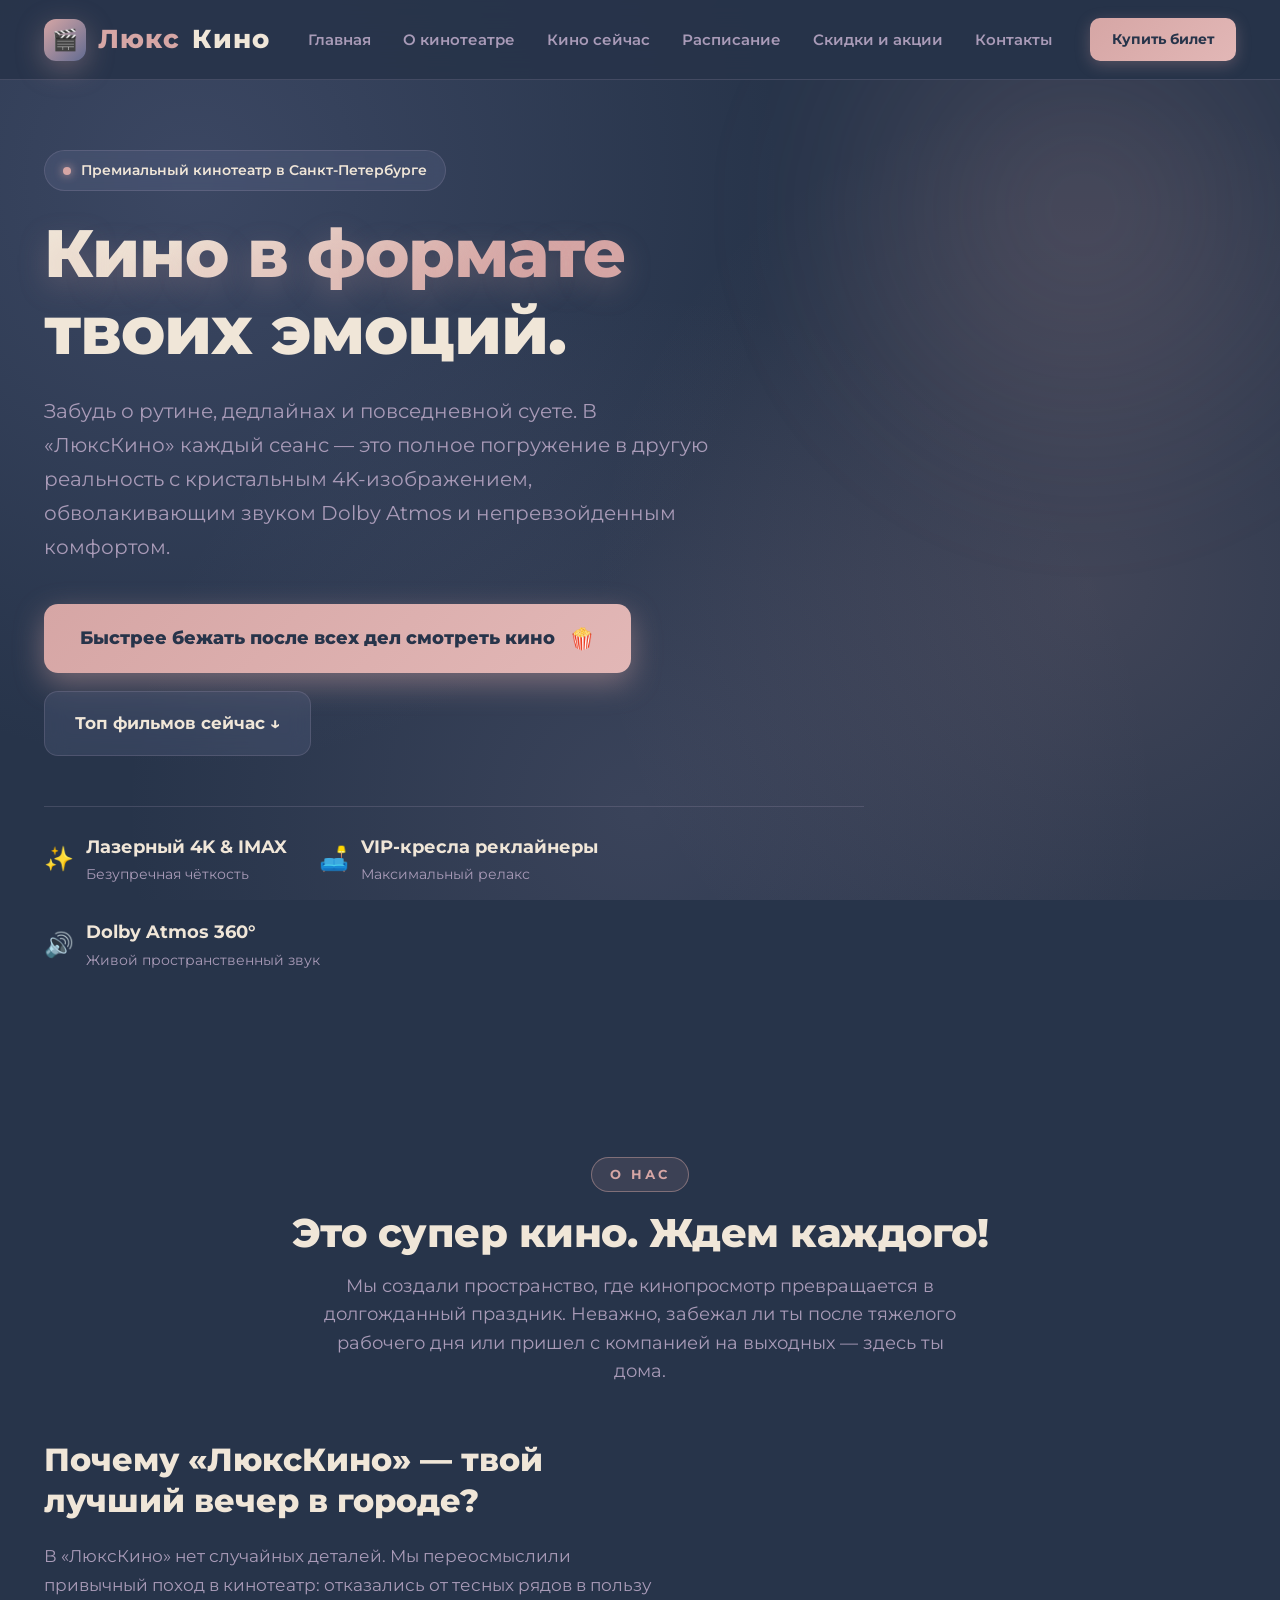
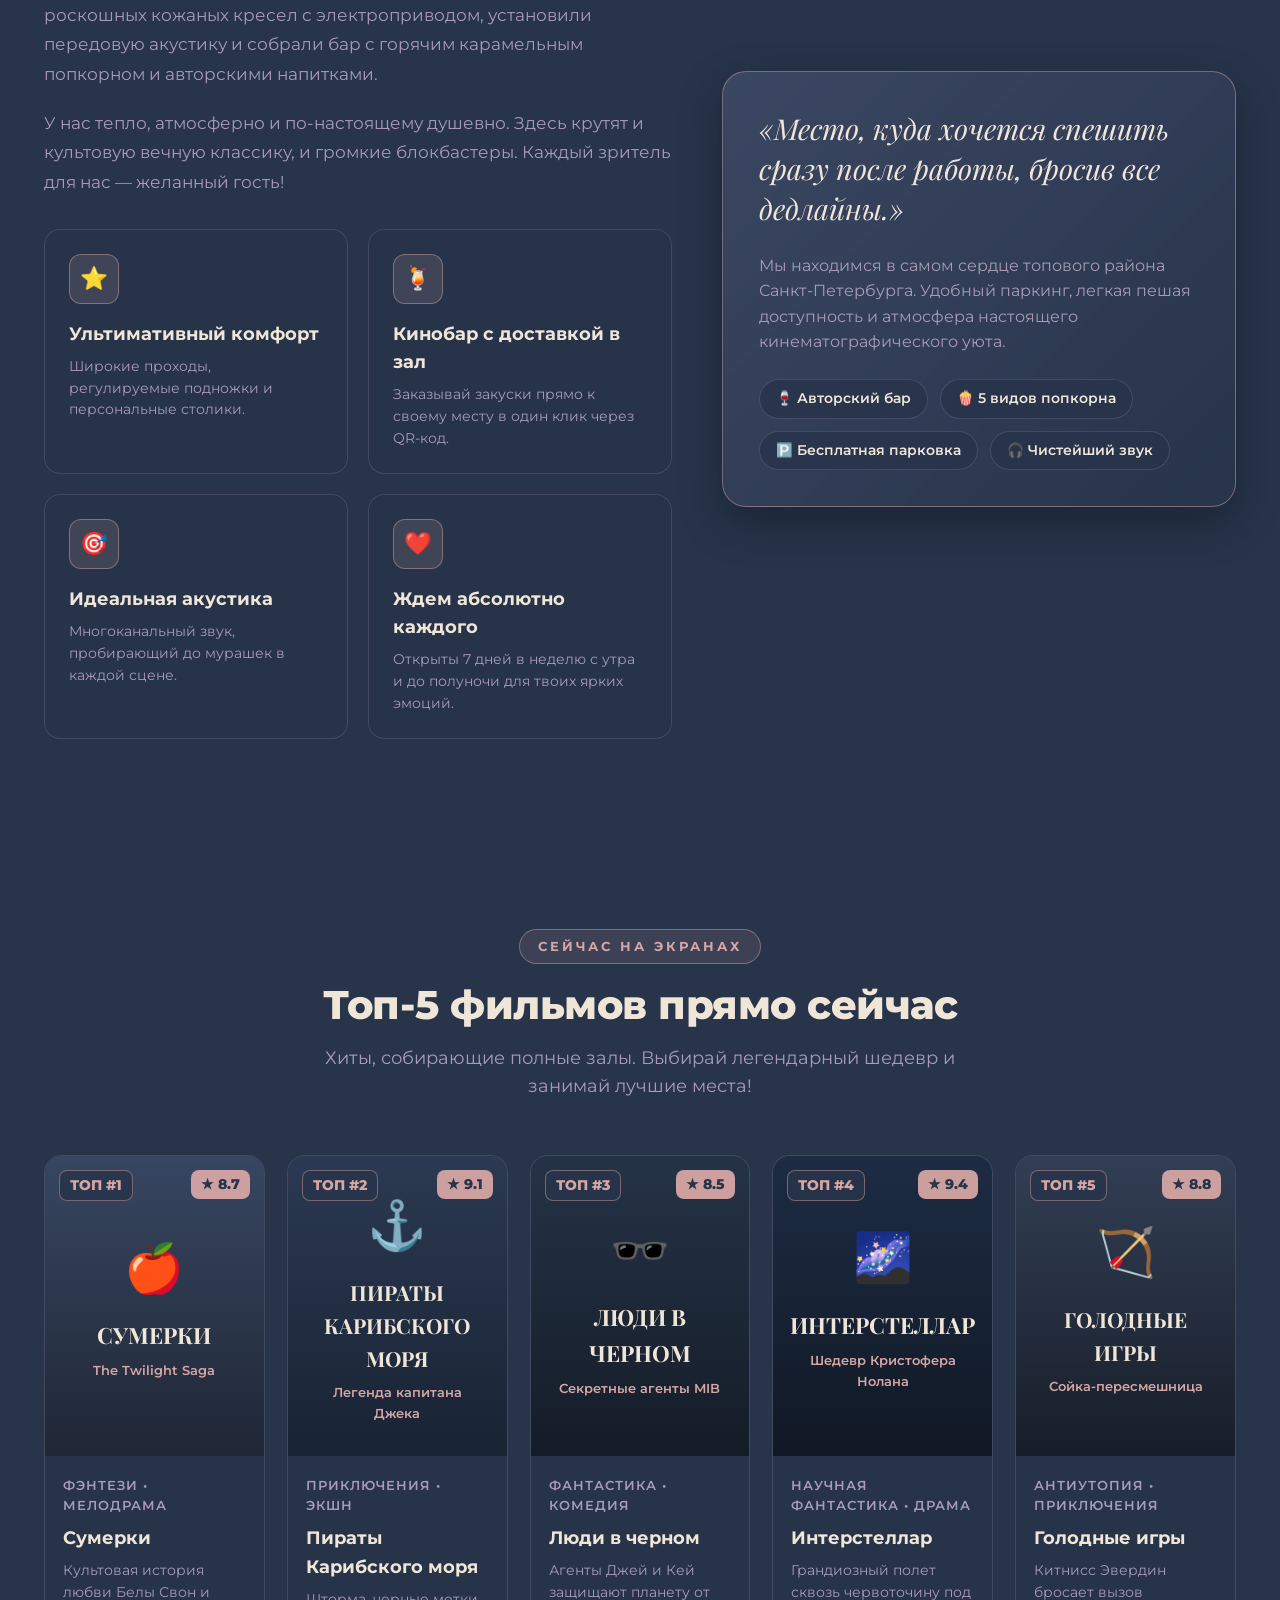
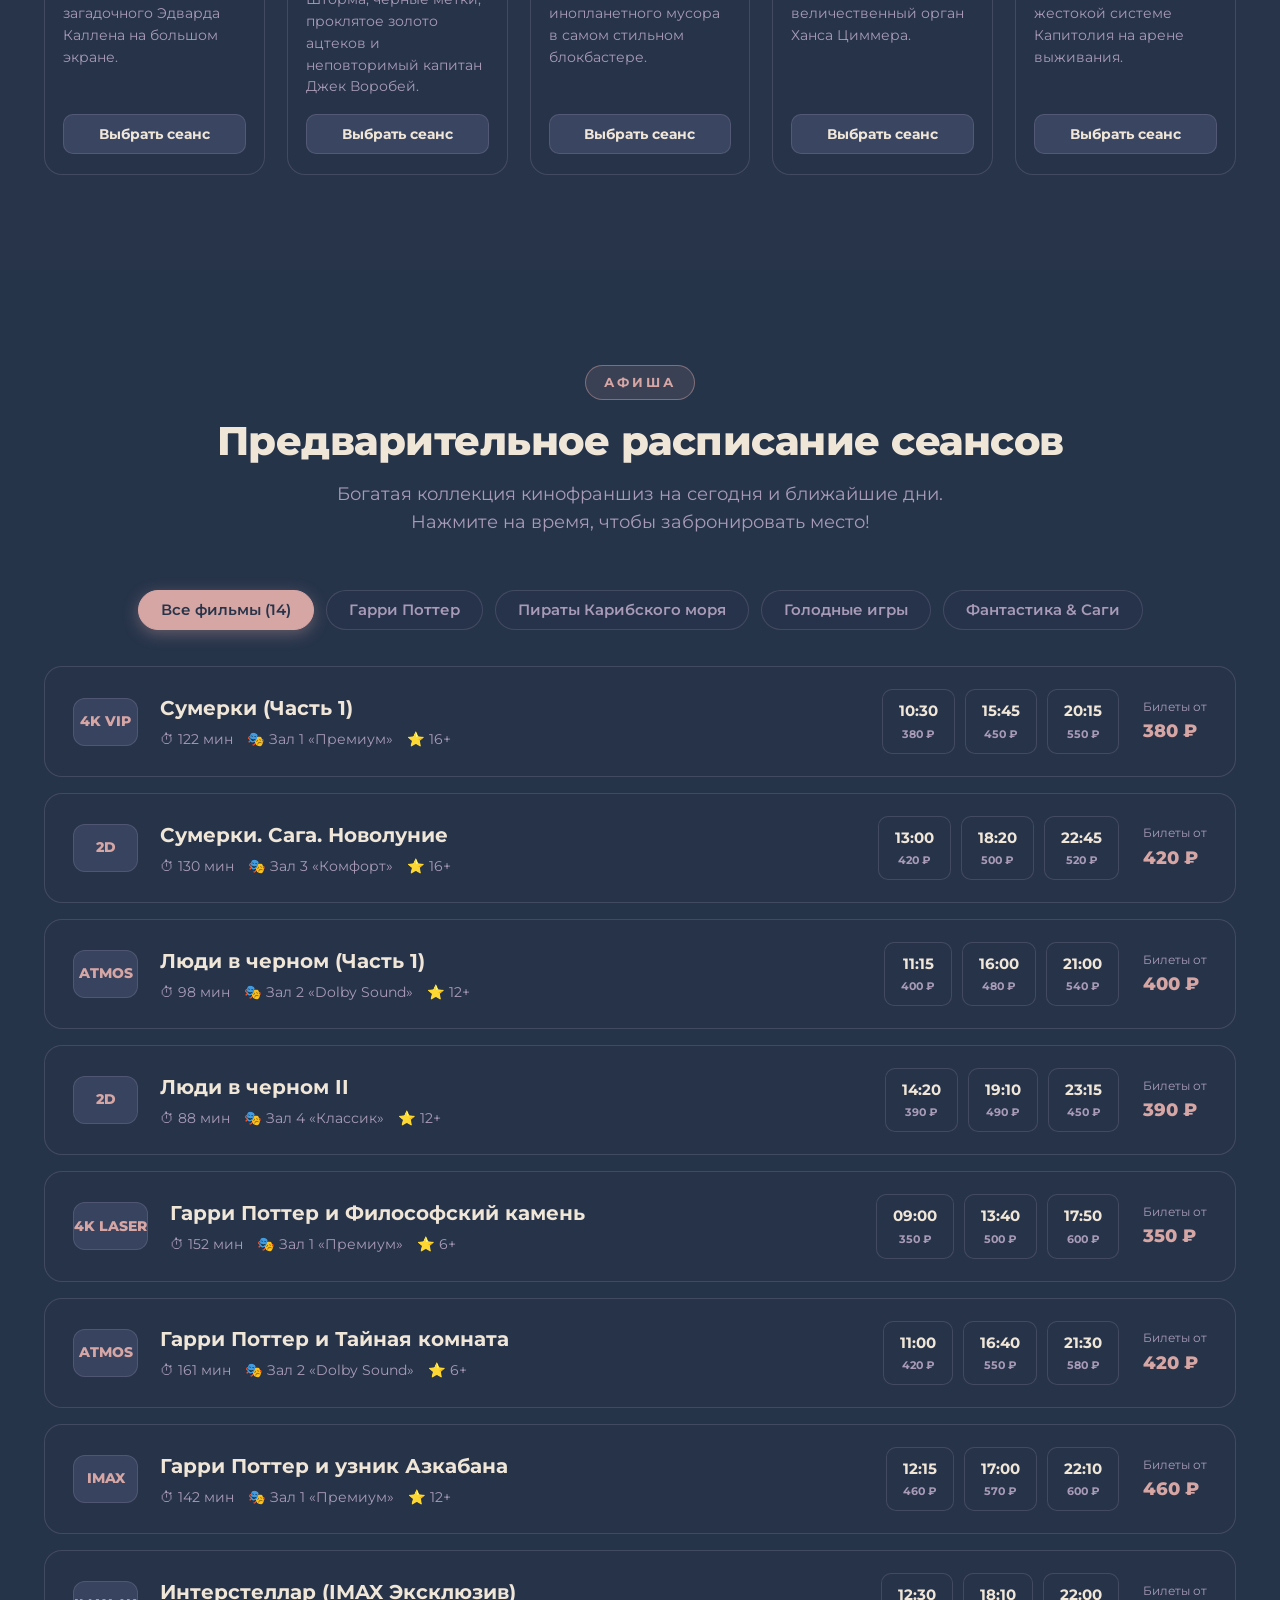
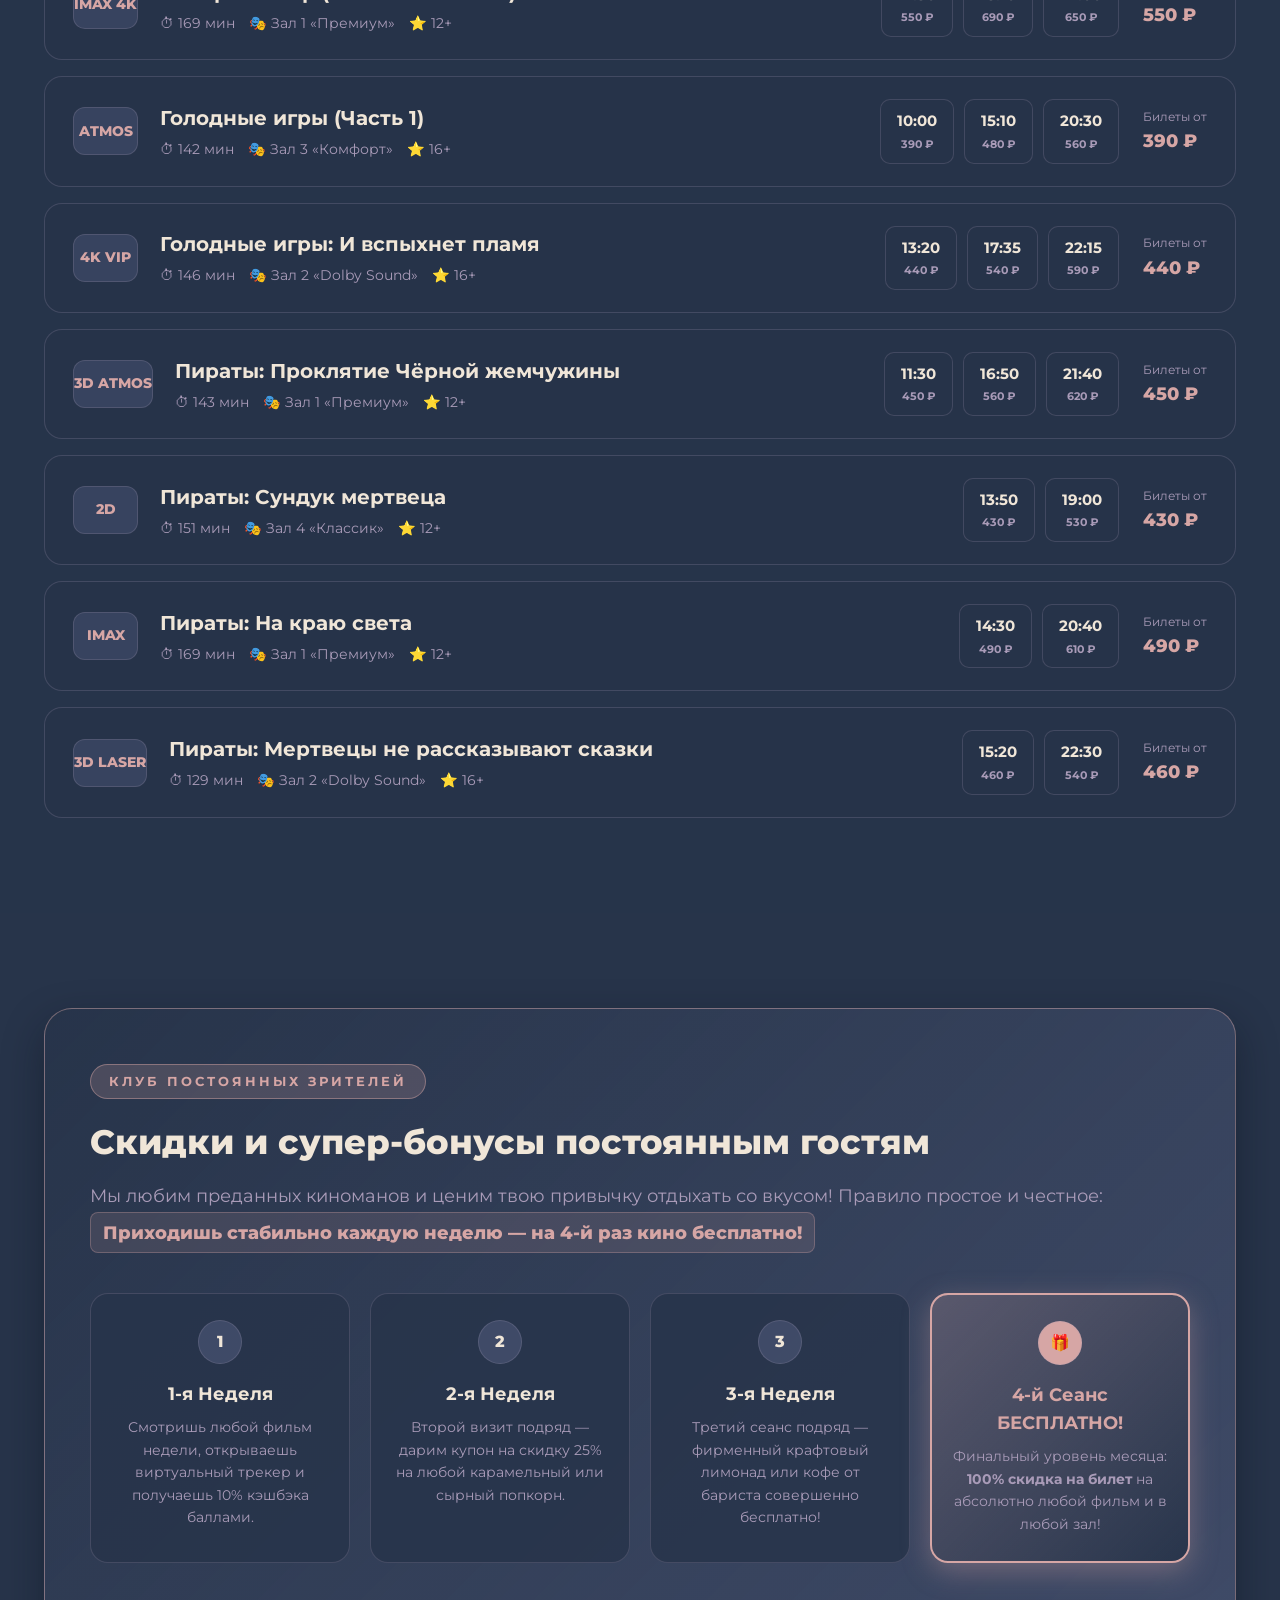
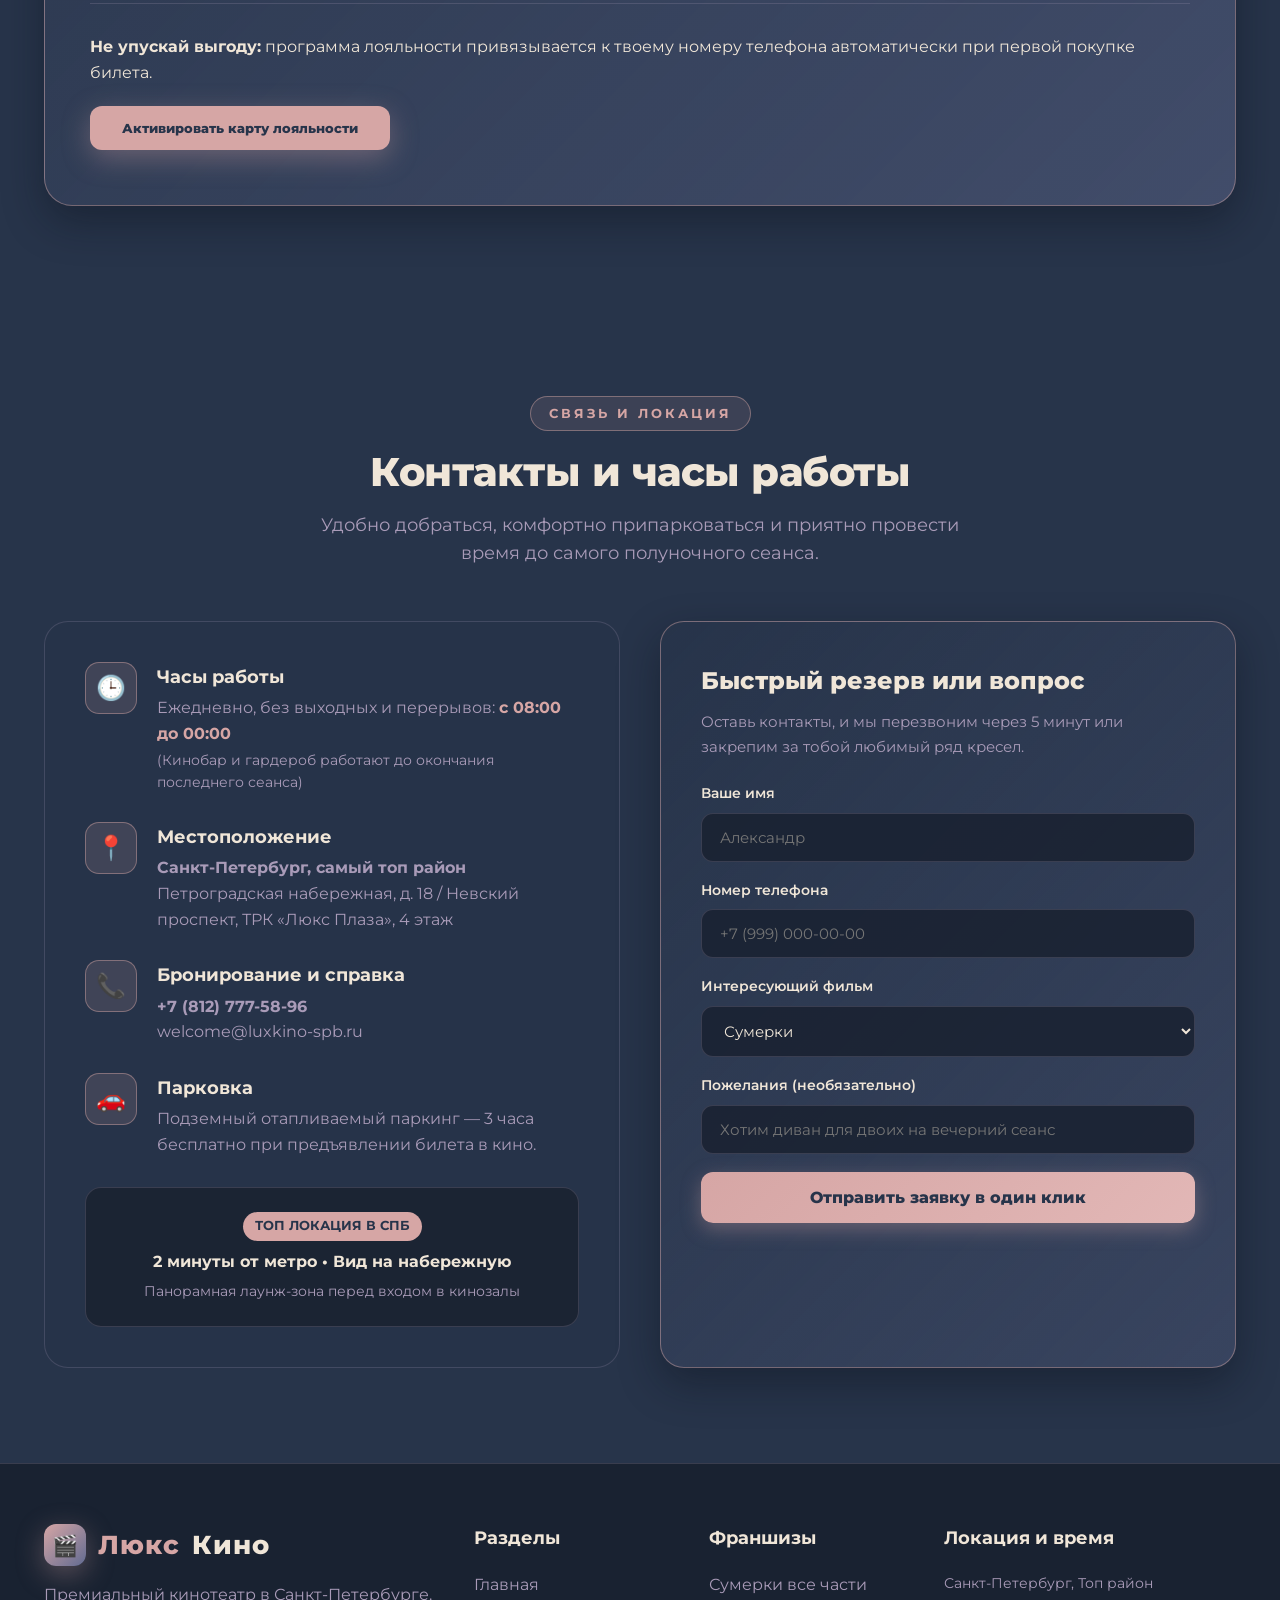
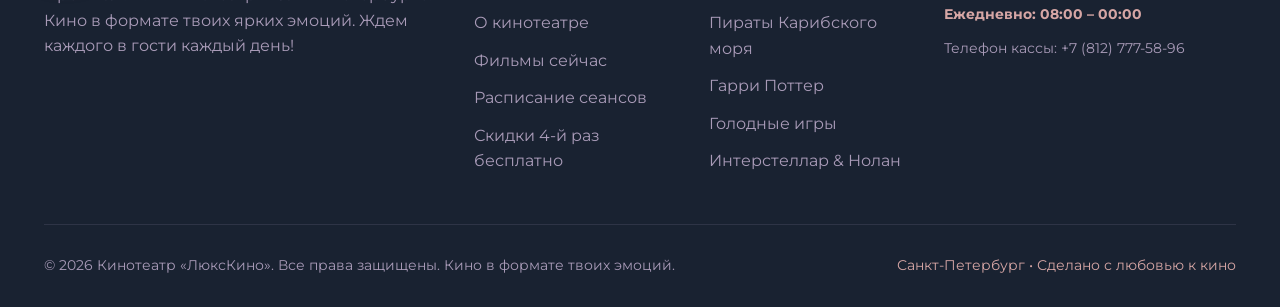
<file: гит/indexall.html>
<!DOCTYPE html>
<html lang="ru">
<head>
  <meta charset="UTF-8">
  <meta name="viewport" content="width=device-width, initial-scale=1.0">
  <title>ЛюксКино — Кино в формате твоих эмоций</title>
  <link rel="preconnect" href="https://fonts.googleapis.com">
  <link rel="preconnect" href="https://fonts.gstatic.com" crossorigin>
  <link href="https://fonts.googleapis.com/css2?family=Montserrat:wght@400;500;600;700;800&family=Playfair+Display:ital,wght@0,700;1,600&display=swap" rel="stylesheet">
  
  <style>
    /* ==========================================================================
       ЦВЕТОВАЯ ПАЛИТРА И ПЕРЕМЕННЫЕ
       27344A - Deep Navy Blue (Базовый фон)
       626B91 - Slate Indigo (Вторичный цвет, карточки, акценты)
       A99BB8 - Muted Lavender (Приглушенный текст, легкие границы)
       D6A6A5 - Dusty Rose (Яркий акцент, кнопки, бейджи, свечение)
       F0E6D8 - Warm Cream (Основной светлый текст, заголовки)
       ========================================================================== */
    :root {
      --color-primary-dark: #27344A;
      --color-slate: #626B91;
      --color-lavender: #A99BB8;
      --color-rose: #D6A6A5;
      --color-cream: #F0E6D8;
      
      --bg-body: #1f2a3c;
      --bg-card: rgba(39, 52, 74, 0.78);
      --bg-card-hover: rgba(98, 107, 145, 0.35);
      --border-subtle: rgba(169, 155, 184, 0.22);
      --border-accent: rgba(214, 166, 165, 0.45);
      --glow-rose: 0 8px 28px rgba(214, 166, 165, 0.35);
      --glow-card: 0 16px 40px rgba(10, 15, 25, 0.4);
      
      --font-main: 'Montserrat', sans-serif;
      --font-accent: 'Playfair Display', serif;
      --header-height: 80px;
      --transition: all 0.3s cubic-bezier(0.25, 0.8, 0.25, 1);
    }

    /* Базовые сбросы */
    *, *::before, *::after {
      box-sizing: border-box;
      margin: 0;
      padding: 0;
    }

    html {
      scroll-behavior: smooth;
      scroll-padding-top: var(--header-height);
    }

    body {
      font-family: var(--font-main);
      background-color: var(--color-primary-dark);
      background-image: 
        radial-gradient(circle at 15% 20%, rgba(98, 107, 145, 0.35) 0%, transparent 45%),
        radial-gradient(circle at 85% 65%, rgba(214, 166, 165, 0.15) 0%, transparent 40%),
        radial-gradient(circle at 50% 90%, rgba(169, 155, 184, 0.15) 0%, transparent 50%);
      background-attachment: fixed;
      color: var(--color-cream);
      line-height: 1.6;
      overflow-x: hidden;
    }

    a {
      color: inherit;
      text-decoration: none;
      transition: var(--transition);
    }

    button {
      font-family: inherit;
      cursor: pointer;
      border: none;
      outline: none;
      transition: var(--transition);
    }

    img {
      max-width: 100%;
      height: auto;
      display: block;
    }

    .container {
      width: 100%;
      max-width: 1240px;
      margin: 0 auto;
      padding: 0 24px;
    }

    .section {
      padding: 95px 0;
      position: relative;
    }

    /* Типографика секций */
    .section-header {
      text-align: center;
      margin-bottom: 54px;
    }

    .section-tag {
      display: inline-block;
      text-transform: uppercase;
      font-size: 0.82rem;
      letter-spacing: 3px;
      font-weight: 700;
      color: var(--color-rose);
      background: rgba(214, 166, 165, 0.12);
      border: 1px solid var(--border-accent);
      padding: 6px 18px;
      border-radius: 30px;
      margin-bottom: 16px;
    }

    .section-title {
      font-size: 2.5rem;
      font-weight: 800;
      color: var(--color-cream);
      letter-spacing: -0.5px;
      line-height: 1.25;
    }

    .section-subtitle {
      font-size: 1.1rem;
      color: var(--color-lavender);
      max-width: 650px;
      margin: 14px auto 0;
      font-weight: 400;
    }

    /* СТИКИ НАВИГАЦИЯ */
    .header {
      position: sticky;
      top: 0;
      left: 0;
      width: 100%;
      height: var(--header-height);
      background: rgba(39, 52, 74, 0.9);
      backdrop-filter: blur(16px);
      -webkit-backdrop-filter: blur(16px);
      border-bottom: 1px solid var(--border-subtle);
      z-index: 1000;
      transition: var(--transition);
    }

    .header-inner {
      display: flex;
      align-items: center;
      justify-content: space-between;
      height: 100%;
    }

    .logo {
      display: flex;
      align-items: center;
      gap: 12px;
      font-size: 1.6rem;
      font-weight: 800;
      color: var(--color-cream);
      letter-spacing: 1px;
    }

    .logo-badge {
      display: inline-flex;
      align-items: center;
      justify-content: center;
      width: 42px;
      height: 42px;
      background: linear-gradient(135deg, var(--color-rose), var(--color-slate));
      border-radius: 12px;
      box-shadow: var(--glow-rose);
      font-size: 1.3rem;
      color: var(--color-primary-dark);
    }

    .logo span {
      color: var(--color-rose);
    }

    .nav-links {
      display: flex;
      align-items: center;
      gap: 32px;
      list-style: none;
    }

    .nav-item a {
      font-size: 0.95rem;
      font-weight: 600;
      color: var(--color-lavender);
      position: relative;
      padding: 6px 0;
    }

    .nav-item a::after {
      content: '';
      position: absolute;
      bottom: 0;
      left: 0;
      width: 0%;
      height: 2px;
      background: var(--color-rose);
      transition: var(--transition);
      border-radius: 2px;
    }

    .nav-item a:hover {
      color: var(--color-cream);
    }

    .nav-item a:hover::after {
      width: 100%;
    }

    .nav-actions {
      display: flex;
      align-items: center;
      gap: 16px;
    }

    .btn-tickets-nav {
      background: linear-gradient(135deg, var(--color-rose) 0%, #e2b7b6 100%);
      color: var(--color-primary-dark);
      font-weight: 700;
      font-size: 0.9rem;
      padding: 10px 22px;
      border-radius: 10px;
      box-shadow: 0 4px 15px rgba(214, 166, 165, 0.28);
    }

    .btn-tickets-nav:hover {
      transform: translateY(-2px);
      box-shadow: var(--glow-rose);
      filter: brightness(1.06);
    }

    /* Гамбургер для мобильных */
    .menu-toggle {
      display: none;
      flex-direction: column;
      gap: 6px;
      background: transparent;
      padding: 6px;
      z-index: 1001;
    }

    .menu-toggle span {
      display: block;
      width: 28px;
      height: 3px;
      background-color: var(--color-cream);
      border-radius: 2px;
      transition: var(--transition);
    }

    /* ГЛАВНЫЙ РАЗДЕЛ (HERO) */
    .hero {
      min-height: calc(100vh - var(--header-height));
      display: flex;
      align-items: center;
      position: relative;
      padding: 70px 0 90px;
      overflow: hidden;
    }

    .hero::before {
      content: '';
      position: absolute;
      top: -20%;
      right: -10%;
      width: 650px;
      height: 650px;
      background: radial-gradient(circle, rgba(214, 166, 165, 0.18) 0%, transparent 70%);
      border-radius: 50%;
      filter: blur(50px);
      z-index: 0;
      animation: pulseHero 8s ease-in-out infinite alternate;
    }

    @keyframes pulseHero {
      0% { transform: scale(1) translate(0, 0); }
      100% { transform: scale(1.15) translate(-30px, 30px); }
    }

    .hero-content {
      position: relative;
      z-index: 1;
      max-width: 820px;
    }

    .hero-eyebrow {
      display: inline-flex;
      align-items: center;
      gap: 10px;
      background: rgba(98, 107, 145, 0.28);
      border: 1px solid var(--border-subtle);
      padding: 8px 18px;
      border-radius: 50px;
      font-size: 0.9rem;
      font-weight: 600;
      color: var(--color-cream);
      margin-bottom: 24px;
      backdrop-filter: blur(8px);
    }

    .hero-eyebrow .dot {
      width: 8px;
      height: 8px;
      background-color: var(--color-rose);
      border-radius: 50%;
      box-shadow: 0 0 10px var(--color-rose);
      animation: blinkDot 1.6s infinite;
    }

    @keyframes blinkDot {
      0%, 100% { opacity: 1; }
      50% { opacity: 0.3; }
    }

    .hero-title {
      font-size: clamp(2.6rem, 5.5vw, 4.2rem);
      font-weight: 800;
      line-height: 1.15;
      margin-bottom: 24px;
      letter-spacing: -1px;
    }

    .hero-title .highlight {
      display: inline-block;
      background: linear-gradient(135deg, var(--color-cream) 20%, var(--color-rose) 80%);
      -webkit-background-clip: text;
      background-clip: text;
      -webkit-text-fill-color: transparent;
      text-shadow: 0 10px 30px rgba(214, 166, 165, 0.25);
    }

    .hero-description {
      font-size: 1.25rem;
      color: var(--color-lavender);
      line-height: 1.7;
      margin-bottom: 40px;
      max-width: 680px;
    }

    .hero-actions {
      display: flex;
      flex-wrap: wrap;
      align-items: center;
      gap: 18px;
      margin-bottom: 50px;
    }

    .btn-cta-rush {
      display: inline-flex;
      align-items: center;
      justify-content: center;
      gap: 14px;
      background: linear-gradient(135deg, var(--color-rose) 0%, #e2b7b6 100%);
      color: var(--color-primary-dark);
      font-weight: 800;
      font-size: 1.12rem;
      padding: 18px 36px;
      border-radius: 14px;
      box-shadow: 0 10px 30px rgba(214, 166, 165, 0.45);
      position: relative;
      overflow: hidden;
    }

    .btn-cta-rush::before {
      content: '';
      position: absolute;
      top: 0;
      left: -100%;
      width: 100%;
      height: 100%;
      background: linear-gradient(90deg, transparent, rgba(255, 255, 255, 0.4), transparent);
      transition: 0.5s;
    }

    .btn-cta-rush:hover {
      transform: translateY(-4px) scale(1.02);
      box-shadow: 0 16px 40px rgba(214, 166, 165, 0.6);
    }

    .btn-cta-rush:hover::before {
      left: 100%;
    }

    .btn-cta-secondary {
      display: inline-flex;
      align-items: center;
      gap: 10px;
      background: rgba(98, 107, 145, 0.25);
      border: 1px solid var(--border-subtle);
      color: var(--color-cream);
      font-weight: 700;
      font-size: 1.05rem;
      padding: 18px 30px;
      border-radius: 14px;
      backdrop-filter: blur(10px);
    }

    .btn-cta-secondary:hover {
      background: rgba(98, 107, 145, 0.45);
      border-color: var(--color-lavender);
      transform: translateY(-4px);
    }

    .hero-features-bar {
      display: flex;
      flex-wrap: wrap;
      gap: 32px;
      padding-top: 26px;
      border-top: 1px solid var(--border-subtle);
    }

    .hero-stat {
      display: flex;
      align-items: center;
      gap: 12px;
    }

    .stat-icon {
      font-size: 1.5rem;
      color: var(--color-rose);
    }

    .stat-text strong {
      display: block;
      font-size: 1.1rem;
      color: var(--color-cream);
    }

    .stat-text span {
      font-size: 0.85rem;
      color: var(--color-lavender);
    }

    /* О КОМПАНИИ */
    .about-section {
      background: linear-gradient(180deg, transparent, rgba(39, 52, 74, 0.6), transparent);
    }

    .about-grid {
      display: grid;
      grid-template-columns: 1.1fr 0.9fr;
      gap: 50px;
      align-items: center;
    }

    .about-text-block h3 {
      font-size: 2rem;
      font-weight: 800;
      margin-bottom: 20px;
      color: var(--color-cream);
      line-height: 1.3;
    }

    .about-text-block p {
      font-size: 1.05rem;
      color: var(--color-lavender);
      margin-bottom: 20px;
      line-height: 1.75;
    }

    .about-features-list {
      display: grid;
      grid-template-columns: repeat(2, 1fr);
      gap: 20px;
      margin-top: 32px;
    }

    .about-feature-item {
      background: var(--bg-card);
      border: 1px solid var(--border-subtle);
      border-radius: 16px;
      padding: 24px;
      transition: var(--transition);
      backdrop-filter: blur(10px);
    }

    .about-feature-item:hover {
      transform: translateY(-6px);
      border-color: var(--border-accent);
      background: var(--bg-card-hover);
      box-shadow: var(--glow-card);
    }

    .feature-icon-box {
      width: 50px;
      height: 50px;
      border-radius: 12px;
      background: rgba(214, 166, 165, 0.15);
      border: 1px solid var(--border-accent);
      display: flex;
      align-items: center;
      justify-content: center;
      font-size: 1.4rem;
      color: var(--color-rose);
      margin-bottom: 16px;
    }

    .about-feature-item h4 {
      font-size: 1.1rem;
      color: var(--color-cream);
      margin-bottom: 8px;
      font-weight: 700;
    }

    .about-feature-item p {
      font-size: 0.9rem;
      color: var(--color-lavender);
      margin-bottom: 0;
      line-height: 1.5;
    }

    .about-visual-card {
      border-radius: 24px;
      padding: 36px;
      background: linear-gradient(135deg, rgba(98, 107, 145, 0.35) 0%, rgba(39, 52, 74, 0.7) 100%);
      border: 1px solid var(--border-accent);
      box-shadow: var(--glow-card);
    }

    .about-quote {
      font-family: var(--font-accent);
      font-size: 1.8rem;
      font-style: italic;
      color: var(--color-cream);
      line-height: 1.4;
      margin-bottom: 24px;
    }

    .about-badge-row {
      display: flex;
      flex-wrap: wrap;
      gap: 12px;
    }

    .pill-chip {
      background: rgba(39, 52, 74, 0.8);
      border: 1px solid var(--border-subtle);
      color: var(--color-cream);
      padding: 8px 16px;
      border-radius: 50px;
      font-size: 0.85rem;
      font-weight: 600;
    }

    /* ТОП 5 ФИЛЬМОВ */
    .top5-grid {
      display: grid;
      grid-template-columns: repeat(5, 1fr);
      gap: 22px;
    }

    .movie-card {
      background: var(--bg-card);
      border-radius: 18px;
      overflow: hidden;
      border: 1px solid var(--border-subtle);
      transition: var(--transition);
      display: flex;
      flex-direction: column;
      position: relative;
    }

    .movie-card:hover {
      transform: translateY(-10px);
      border-color: var(--color-rose);
      box-shadow: var(--glow-rose), 0 20px 40px rgba(0, 0, 0, 0.4);
    }

    .movie-poster-wrap {
      position: relative;
      height: 300px;
      overflow: hidden;
      background: #192231;
    }

    .movie-rank-badge {
      position: absolute;
      top: 14px;
      left: 14px;
      background: rgba(39, 52, 74, 0.85);
      border: 1px solid var(--border-accent);
      color: var(--color-rose);
      font-weight: 800;
      font-size: 0.85rem;
      padding: 4px 10px;
      border-radius: 8px;
    }

    .movie-rating {
      position: absolute;
      top: 14px;
      right: 14px;
      background: rgba(214, 166, 165, 0.95);
      color: var(--color-primary-dark);
      font-weight: 800;
      font-size: 0.85rem;
      padding: 4px 10px;
      border-radius: 8px;
    }

    .movie-details {
      padding: 20px 18px;
      display: flex;
      flex-direction: column;
      flex-grow: 1;
    }

    .movie-genre {
      font-size: 0.8rem;
      color: var(--color-lavender);
      text-transform: uppercase;
      letter-spacing: 1px;
      font-weight: 600;
      margin-bottom: 6px;
    }

    .movie-title {
      font-size: 1.15rem;
      font-weight: 700;
      color: var(--color-cream);
      margin-bottom: 8px;
    }

    .movie-desc {
      font-size: 0.85rem;
      color: var(--color-lavender);
      margin-bottom: 16px;
      flex-grow: 1;
    }

    .btn-card-ticket {
      width: 100%;
      text-align: center;
      background: rgba(98, 107, 145, 0.35);
      border: 1px solid var(--border-subtle);
      color: var(--color-cream);
      padding: 10px 14px;
      border-radius: 10px;
      font-weight: 700;
      font-size: 0.88rem;
      transition: var(--transition);
    }

    .movie-card:hover .btn-card-ticket {
      background: var(--color-rose);
      color: var(--color-primary-dark);
      border-color: var(--color-rose);
    }

    /* РАСПИСАНИЕ */
    .schedule-filters {
      display: flex;
      justify-content: center;
      flex-wrap: wrap;
      gap: 12px;
      margin-bottom: 36px;
    }

    .filter-btn {
      background: rgba(39, 52, 74, 0.7);
      border: 1px solid var(--border-subtle);
      color: var(--color-lavender);
      padding: 10px 22px;
      border-radius: 30px;
      font-weight: 600;
      font-size: 0.92rem;
      transition: var(--transition);
    }

    .filter-btn:hover,
    .filter-btn.active {
      background: var(--color-rose);
      color: var(--color-primary-dark);
      border-color: var(--color-rose);
      box-shadow: 0 4px 15px rgba(214, 166, 165, 0.35);
    }

    .schedule-list {
      display: flex;
      flex-direction: column;
      gap: 16px;
    }

    .schedule-card {
      background: var(--bg-card);
      border: 1px solid var(--border-subtle);
      border-radius: 18px;
      padding: 22px 28px;
      display: flex;
      align-items: center;
      justify-content: space-between;
      gap: 24px;
      transition: var(--transition);
    }

    .schedule-card:hover {
      border-color: var(--border-accent);
      background: var(--bg-card-hover);
      transform: translateX(6px);
      box-shadow: 0 10px 30px rgba(0, 0, 0, 0.3);
    }

    .schedule-info {
      display: flex;
      align-items: center;
      gap: 22px;
      flex: 1;
    }

    .schedule-badge-format {
      min-width: 65px;
      height: 48px;
      border-radius: 12px;
      background: rgba(98, 107, 145, 0.3);
      border: 1px solid var(--border-subtle);
      display: flex;
      align-items: center;
      justify-content: center;
      font-weight: 800;
      font-size: 0.85rem;
      color: var(--color-rose);
    }

    .schedule-text-details h4 {
      font-size: 1.25rem;
      font-weight: 700;
      color: var(--color-cream);
      margin-bottom: 4px;
    }

    .schedule-meta {
      display: flex;
      flex-wrap: wrap;
      align-items: center;
      gap: 14px;
      font-size: 0.88rem;
      color: var(--color-lavender);
    }

    .schedule-times {
      display: flex;
      flex-wrap: wrap;
      align-items: center;
      gap: 10px;
    }

    .time-chip {
      background: rgba(39, 52, 74, 0.9);
      border: 1px solid var(--border-subtle);
      color: var(--color-cream);
      font-size: 0.95rem;
      font-weight: 700;
      padding: 9px 16px;
      border-radius: 10px;
      transition: var(--transition);
      cursor: pointer;
      display: flex;
      flex-direction: column;
      align-items: center;
    }

    .time-chip small {
      font-size: 0.7rem;
      color: var(--color-lavender);
      margin-top: 2px;
    }

    .time-chip:hover {
      background: var(--color-rose);
      color: var(--color-primary-dark);
      border-color: var(--color-rose);
      transform: translateY(-3px);
      box-shadow: 0 4px 15px rgba(214, 166, 165, 0.4);
    }

    .time-chip:hover small {
      color: var(--color-primary-dark);
    }

    .schedule-actions {
      display: flex;
      align-items: center;
      gap: 14px;
    }

    .schedule-price-label {
      font-size: 0.75rem;
      color: var(--color-lavender);
      display: block;
    }

    .schedule-price-val {
      font-size: 1.15rem;
      font-weight: 800;
      color: var(--color-rose);
    }

    /* ЛОЯЛЬНОСТЬ */
    .loyalty-banner {
      background: linear-gradient(135deg, rgba(39, 52, 74, 0.9) 0%, rgba(98, 107, 145, 0.45) 100%);
      border: 1px solid var(--border-accent);
      border-radius: 28px;
      padding: 55px 45px;
      box-shadow: var(--glow-card);
    }

    .loyalty-header-text h3 {
      font-size: 2.1rem;
      font-weight: 800;
      color: var(--color-cream);
      margin-bottom: 12px;
    }

    .loyalty-header-text p {
      font-size: 1.15rem;
      color: var(--color-lavender);
      line-height: 1.7;
    }

    .loyalty-rule-highlight {
      display: inline-block;
      color: var(--color-rose);
      font-weight: 800;
      background: rgba(214, 166, 165, 0.14);
      padding: 4px 12px;
      border-radius: 8px;
      border: 1px solid rgba(214, 166, 165, 0.3);
    }

    .loyalty-steps {
      display: grid;
      grid-template-columns: repeat(4, 1fr);
      gap: 20px;
      margin: 40px 0;
    }

    .step-card {
      background: rgba(39, 52, 74, 0.85);
      border: 1px solid var(--border-subtle);
      border-radius: 18px;
      padding: 26px 20px;
      text-align: center;
      transition: var(--transition);
    }

    .step-card:hover {
      transform: translateY(-6px);
      border-color: var(--border-accent);
    }

    .step-card.free-step {
      background: linear-gradient(135deg, rgba(214, 166, 165, 0.22) 0%, rgba(39, 52, 74, 0.95) 100%);
      border: 2px solid var(--color-rose);
      box-shadow: var(--glow-rose);
    }

    .step-number {
      width: 44px;
      height: 44px;
      border-radius: 50%;
      background: rgba(98, 107, 145, 0.4);
      border: 1px solid var(--border-subtle);
      color: var(--color-cream);
      font-weight: 800;
      display: flex;
      align-items: center;
      justify-content: center;
      margin: 0 auto 16px;
    }

    .free-step .step-number {
      background: var(--color-rose);
      color: var(--color-primary-dark);
    }

    .step-card h5 {
      font-size: 1.1rem;
      font-weight: 700;
      color: var(--color-cream);
      margin-bottom: 8px;
    }

    .step-card p {
      font-size: 0.88rem;
      color: var(--color-lavender);
    }

    .free-step h5 {
      color: var(--color-rose);
    }

    .loyalty-footer-cta {
      display: flex;
      align-items: center;
      justify-content: space-between;
      flex-wrap: wrap;
      gap: 20px;
      padding-top: 30px;
      border-top: 1px solid var(--border-subtle);
    }

    .btn-join-club {
      background: var(--color-rose);
      color: var(--color-primary-dark);
      font-weight: 800;
      padding: 14px 32px;
      border-radius: 12px;
      box-shadow: var(--glow-rose);
    }

    .btn-join-club:hover {
      transform: translateY(-3px);
      filter: brightness(1.08);
    }

    /* КОНТАКТЫ */
    .contacts-grid {
      display: grid;
      grid-template-columns: 1fr 1fr;
      gap: 40px;
    }

    .contact-card, .contact-interactive-card {
      background: var(--bg-card);
      border: 1px solid var(--border-subtle);
      border-radius: 24px;
      padding: 40px;
      display: flex;
      flex-direction: column;
      justify-content: space-between;
    }

    .contact-interactive-card {
      background: linear-gradient(135deg, rgba(39, 52, 74, 0.85) 0%, rgba(98, 107, 145, 0.3) 100%);
      border: 1px solid var(--border-accent);
      box-shadow: var(--glow-card);
    }

    .contact-info-list {
      display: flex;
      flex-direction: column;
      gap: 28px;
    }

    .contact-item {
      display: flex;
      align-items: flex-start;
      gap: 20px;
    }

    .contact-icon-box {
      width: 52px;
      height: 52px;
      border-radius: 14px;
      background: rgba(214, 166, 165, 0.15);
      border: 1px solid var(--border-accent);
      display: flex;
      align-items: center;
      justify-content: center;
      font-size: 1.5rem;
      color: var(--color-rose);
      flex-shrink: 0;
    }

    .contact-text h5 {
      font-size: 1.15rem;
      font-weight: 700;
      color: var(--color-cream);
      margin-bottom: 4px;
    }

    .contact-text p {
      font-size: 1rem;
      color: var(--color-lavender);
    }

    .contact-text .highlight-hours {
      color: var(--color-rose);
      font-weight: 700;
    }

    .form-group {
      margin-bottom: 18px;
    }

    .form-label {
      display: block;
      font-size: 0.85rem;
      font-weight: 600;
      color: var(--color-cream);
      margin-bottom: 8px;
    }

    .form-input, .form-select {
      width: 100%;
      background: rgba(25, 34, 49, 0.85);
      border: 1px solid var(--border-subtle);
      border-radius: 12px;
      padding: 14px 18px;
      color: var(--color-cream);
      font-size: 0.95rem;
      font-family: inherit;
      transition: var(--transition);
    }

    .form-input:focus, .form-select:focus {
      outline: none;
      border-color: var(--color-rose);
      box-shadow: 0 0 12px rgba(214, 166, 165, 0.3);
    }

    .btn-submit-form {
      width: 100%;
      background: linear-gradient(135deg, var(--color-rose) 0%, #e2b7b6 100%);
      color: var(--color-primary-dark);
      font-weight: 800;
      font-size: 1rem;
      padding: 16px;
      border-radius: 12px;
      box-shadow: 0 6px 20px rgba(214, 166, 165, 0.35);
    }

    .btn-submit-form:hover {
      transform: translateY(-2px);
      box-shadow: var(--glow-rose);
    }

    .map-placeholder-box {
      margin-top: 30px;
      border-radius: 16px;
      border: 1px solid var(--border-subtle);
      background: #1b2433;
      padding: 24px;
      text-align: center;
    }

    .map-badge {
      display: inline-block;
      background: var(--color-rose);
      color: var(--color-primary-dark);
      font-weight: 700;
      font-size: 0.8rem;
      padding: 4px 12px;
      border-radius: 20px;
      margin-bottom: 8px;
    }

    /* ПОДВАЛ */
    .footer {
      background: rgba(25, 34, 49, 0.98);
      border-top: 1px solid var(--border-subtle);
      padding: 60px 0 30px;
      color: var(--color-lavender);
    }

    .footer-grid {
      display: grid;
      grid-template-columns: 2fr 1fr 1fr 1.5fr;
      gap: 40px;
      margin-bottom: 50px;
    }

    .footer-title {
      font-size: 1.1rem;
      font-weight: 700;
      color: var(--color-cream);
      margin-bottom: 20px;
    }

    .footer-links {
      list-style: none;
      display: flex;
      flex-direction: column;
      gap: 12px;
    }

    .footer-links a:hover {
      color: var(--color-rose);
      padding-left: 4px;
    }

    .footer-bottom {
      padding-top: 30px;
      border-top: 1px solid rgba(169, 155, 184, 0.15);
      display: flex;
      align-items: center;
      justify-content: space-between;
      flex-wrap: wrap;
      gap: 16px;
      font-size: 0.85rem;
    }

    /* МОДАЛКА */
    .modal-overlay {
      position: fixed;
      top: 0;
      left: 0;
      width: 100%;
      height: 100%;
      background: rgba(20, 27, 39, 0.85);
      backdrop-filter: blur(8px);
      z-index: 2000;
      display: none;
      align-items: center;
      justify-content: center;
      padding: 20px;
      opacity: 0;
      transition: opacity 0.3s ease;
    }

    .modal-overlay.active {
      display: flex;
      opacity: 1;
    }

    .modal-box {
      background: var(--color-primary-dark);
      border: 1px solid var(--border-accent);
      border-radius: 24px;
      width: 100%;
      max-width: 520px;
      padding: 36px;
      position: relative;
    }

    .modal-close {
      position: absolute;
      top: 20px;
      right: 20px;
      background: rgba(98, 107, 145, 0.3);
      color: var(--color-cream);
      width: 36px;
      height: 36px;
      border-radius: 50%;
      display: flex;
      align-items: center;
      justify-content: center;
      font-size: 1.2rem;
    }

    .modal-close:hover {
      background: var(--color-rose);
      color: var(--color-primary-dark);
    }

    /* АДАПТИВНОСТЬ */
    @media (max-width: 1100px) {
      .top5-grid { grid-template-columns: repeat(3, 1fr); }
      .loyalty-steps { grid-template-columns: repeat(2, 1fr); }
      .footer-grid { grid-template-columns: repeat(2, 1fr); }
    }

    @media (max-width: 868px) {
      :root { --header-height: 70px; }
      .menu-toggle { display: flex; }
      .nav-links {
        position: fixed;
        top: var(--header-height);
        left: 0;
        width: 100%;
        background: rgba(39, 52, 74, 0.98);
        flex-direction: column;
        padding: 30px 24px;
        gap: 20px;
        border-bottom: 1px solid var(--border-subtle);
        transform: translateY(-120%);
        transition: transform 0.35s ease;
      }
      .nav-links.open { transform: translateY(0); }
      .about-grid, .contacts-grid { grid-template-columns: 1fr; }
      .top5-grid { grid-template-columns: repeat(2, 1fr); }
      .schedule-card { flex-direction: column; align-items: flex-start; }
      .schedule-times, .schedule-actions { width: 100%; justify-content: space-between; }
    }

    @media (max-width: 600px) {
      .top5-grid, .loyalty-steps, .about-features-list, .footer-grid { grid-template-columns: 1fr; }
      .hero-actions { flex-direction: column; width: 100%; }
      .btn-cta-rush, .btn-cta-secondary { width: 100%; text-align: center; }
      .loyalty-banner, .contact-card, .contact-interactive-card { padding: 26px 18px; }
    }
  </style>
</head>
<body>

  <!-- СТИКИ ШАПКА -->
  <header class="header">
    <div class="container header-inner">
      <a href="#hero" class="logo">
        <span class="logo-badge">🎬</span>
        <span>Люкс</span>Кино
      </a>

      <ul class="nav-links" id="navLinks">
        <li class="nav-item"><a href="#hero">Главная</a></li>
        <li class="nav-item"><a href="#about">О кинотеатре</a></li>
        <li class="nav-item"><a href="#now-showing">Кино сейчас</a></li>
        <li class="nav-item"><a href="#schedule">Расписание</a></li>
        <li class="nav-item"><a href="#loyalty">Скидки и акции</a></li>
        <li class="nav-item"><a href="#contacts">Контакты</a></li>
      </ul>

      <div class="nav-actions">
        <a href="#schedule" class="btn-tickets-nav">Купить билет</a>
        <button class="menu-toggle" id="menuToggle" aria-label="Открыть меню">
          <span></span><span></span><span></span>
        </button>
      </div>
    </div>
  </header>

  <!-- ГЛАВНЫЙ РАЗДЕЛ (HERO) -->
  <section class="hero" id="hero">
    <div class="container">
      <div class="hero-content">
        <div class="hero-eyebrow">
          <span class="dot"></span>
          Премиальный кинотеатр в Санкт-Петербурге
        </div>

        <h1 class="hero-title">
          <span class="highlight">Кино в формате</span><br>
          твоих эмоций.
        </h1>

        <p class="hero-description">
          Забудь о рутине, дедлайнах и повседневной суете. В «ЛюксКино» каждый сеанс — 
          это полное погружение в другую реальность с кристальным 4K-изображением, 
          обволакивающим звуком Dolby Atmos и непревзойденным комфортом.
        </p>

        <div class="hero-actions">
          <a href="#schedule" class="btn-cta-rush">
            <span>Быстрее бежать после всех дел смотреть кино</span>
            <span style="font-size: 1.3rem;">🍿</span>
          </a>
          <a href="#now-showing" class="btn-cta-secondary">
            <span>Топ фильмов сейчас ↓</span>
          </a>
        </div>

        <div class="hero-features-bar">
          <div class="hero-stat">
            <span class="stat-icon">✨</span>
            <div class="stat-text">
              <strong>Лазерный 4K & IMAX</strong>
              <span>Безупречная чёткость</span>
            </div>
          </div>
          <div class="hero-stat">
            <span class="stat-icon">🛋️</span>
            <div class="stat-text">
              <strong>VIP-кресла реклайнеры</strong>
              <span>Максимальный релакс</span>
            </div>
          </div>
          <div class="hero-stat">
            <span class="stat-icon">🔊</span>
            <div class="stat-text">
              <strong>Dolby Atmos 360°</strong>
              <span>Живой пространственный звук</span>
            </div>
          </div>
        </div>
      </div>
    </div>
  </section>

  <!-- О КОМПАНИИ -->
  <section class="section about-section" id="about">
    <div class="container">
      <div class="section-header">
        <span class="section-tag">О нас</span>
        <h2 class="section-title">Это супер кино. Ждем каждого!</h2>
        <p class="section-subtitle">
          Мы создали пространство, где кинопросмотр превращается в долгожданный праздник.
          Неважно, забежал ли ты после тяжелого рабочего дня или пришел с компанией на выходных — здесь ты дома.
        </p>
      </div>

      <div class="about-grid">
        <div class="about-text-block">
          <h3>Почему «ЛюксКино» — твой лучший вечер в городе?</h3>
          <p>
            В «ЛюксКино» нет случайных деталей. Мы переосмыслили привычный поход в кинотеатр: 
            отказались от тесных рядов в пользу роскошных кожаных кресел с электроприводом, 
            установили передовую акустику и собрали бар с горячим карамельным попкорном 
            и авторскими напитками.
          </p>
          <p>
            У нас тепло, атмосферно и по-настоящему душевно. Здесь крутят и культовую вечную классику, 
            и громкие блокбастеры. Каждый зритель для нас — желанный гость!
          </p>

          <div class="about-features-list">
            <div class="about-feature-item">
              <div class="feature-icon-box">⭐</div>
              <h4>Ультимативный комфорт</h4>
              <p>Широкие проходы, регулируемые подножки и персональные столики.</p>
            </div>
            <div class="about-feature-item">
              <div class="feature-icon-box">🍹</div>
              <h4>Кинобар с доставкой в зал</h4>
              <p>Заказывай закуски прямо к своему месту в один клик через QR-код.</p>
            </div>
            <div class="about-feature-item">
              <div class="feature-icon-box">🎯</div>
              <h4>Идеальная акустика</h4>
              <p>Многоканальный звук, пробирающий до мурашек в каждой сцене.</p>
            </div>
            <div class="about-feature-item">
              <div class="feature-icon-box">❤️</div>
              <h4>Ждем абсолютно каждого</h4>
              <p>Открыты 7 дней в неделю с утра и до полуночи для твоих ярких эмоций.</p>
            </div>
          </div>
        </div>

        <div class="about-visual-card">
          <div class="about-quote">
            «Место, куда хочется спешить сразу после работы, бросив все дедлайны.»
          </div>
          <p style="color: var(--color-lavender); margin-bottom: 24px;">
            Мы находимся в самом сердце топового района Санкт-Петербурга. 
            Удобный паркинг, легкая пешая доступность и атмосфера настоящего кинематографического уюта.
          </p>
          <div class="about-badge-row">
            <span class="pill-chip">🍷 Авторский бар</span>
            <span class="pill-chip">🍿 5 видов попкорна</span>
            <span class="pill-chip">🅿️ Бесплатная парковка</span>
            <span class="pill-chip">🎧 Чистейший звук</span>
          </div>
        </div>
      </div>
    </div>
  </section>

  <!-- КИНО СЕЙЧАС (ТОП-5 ФИЛЬМОВ) -->
  <section class="section" id="now-showing">
    <div class="container">
      <div class="section-header">
        <span class="section-tag">Сейчас на экранах</span>
        <h2 class="section-title">Топ-5 фильмов прямо сейчас</h2>
        <p class="section-subtitle">
          Хиты, собирающие полные залы. Выбирай легендарный шедевр и занимай лучшие места!
        </p>
      </div>

      <div class="top5-grid">
        <!-- 1. Сумерки -->
        <article class="movie-card">
          <div class="movie-poster-wrap">
            <span class="movie-rank-badge">ТОП #1</span>
            <span class="movie-rating">★ 8.7</span>
            <div style="width:100%; height:100%; background: linear-gradient(180deg, #374661 0%, #1f2735 100%); display:flex; flex-direction:column; align-items:center; justify-content:center; padding:20px; text-align:center;">
              <span style="font-size:3rem; margin-bottom:12px;">🍎</span>
              <strong style="font-size:1.4rem; color:var(--color-cream); font-family:var(--font-accent);">СУМЕРКИ</strong>
              <small style="color:var(--color-rose); margin-top:6px; font-weight:600;">The Twilight Saga</small>
            </div>
          </div>
          <div class="movie-details">
            <div class="movie-genre">Фэнтези • Мелодрама</div>
            <h3 class="movie-title">Сумерки</h3>
            <p class="movie-desc">Культовая история любви Белы Свон и загадочного Эдварда Каллена на большом экране.</p>
            <button class="btn-card-ticket" onclick="openBooking('Сумерки')">Выбрать сеанс</button>
          </div>
        </article>

        <!-- 2. Пираты Карибского моря -->
        <article class="movie-card">
          <div class="movie-poster-wrap">
            <span class="movie-rank-badge">ТОП #2</span>
            <span class="movie-rating">★ 9.1</span>
            <div style="width:100%; height:100%; background: linear-gradient(180deg, #2b3952 0%, #182333 100%); display:flex; flex-direction:column; align-items:center; justify-content:center; padding:20px; text-align:center;">
              <span style="font-size:3rem; margin-bottom:12px;">⚓</span>
              <strong style="font-size:1.3rem; color:var(--color-cream); font-family:var(--font-accent);">ПИРАТЫ КАРИБСКОГО МОРЯ</strong>
              <small style="color:var(--color-rose); margin-top:6px; font-weight:600;">Легенда капитана Джека</small>
            </div>
          </div>
          <div class="movie-details">
            <div class="movie-genre">Приключения • Экшн</div>
            <h3 class="movie-title">Пираты Карибского моря</h3>
            <p class="movie-desc">Шторма, черные метки, проклятое золото ацтеков и неповторимый капитан Джек Воробей.</p>
            <button class="btn-card-ticket" onclick="openBooking('Пираты Карибского моря')">Выбрать сеанс</button>
          </div>
        </article>

        <!-- 3. Люди в черном -->
        <article class="movie-card">
          <div class="movie-poster-wrap">
            <span class="movie-rank-badge">ТОП #3</span>
            <span class="movie-rating">★ 8.5</span>
            <div style="width:100%; height:100%; background: linear-gradient(180deg, #253347 0%, #141c27 100%); display:flex; flex-direction:column; align-items:center; justify-content:center; padding:20px; text-align:center;">
              <span style="font-size:3rem; margin-bottom:12px;">🕶️</span>
              <strong style="font-size:1.4rem; color:var(--color-cream); font-family:var(--font-accent);">ЛЮДИ В ЧЕРНОМ</strong>
              <small style="color:var(--color-rose); margin-top:6px; font-weight:600;">Секретные агенты MIB</small>
            </div>
          </div>
          <div class="movie-details">
            <div class="movie-genre">Фантастика • Комедия</div>
            <h3 class="movie-title">Люди в черном</h3>
            <p class="movie-desc">Агенты Джей и Кей защищают планету от инопланетного мусора в самом стильном блокбастере.</p>
            <button class="btn-card-ticket" onclick="openBooking('Люди в черном')">Выбрать сеанс</button>
          </div>
        </article>

        <!-- 4. Интерстеллар -->
        <article class="movie-card">
          <div class="movie-poster-wrap">
            <span class="movie-rank-badge">ТОП #4</span>
            <span class="movie-rating">★ 9.4</span>
            <div style="width:100%; height:100%; background: linear-gradient(180deg, #1d2c44 0%, #101824 100%); display:flex; flex-direction:column; align-items:center; justify-content:center; padding:20px; text-align:center;">
              <span style="font-size:3rem; margin-bottom:12px;">🌌</span>
              <strong style="font-size:1.4rem; color:var(--color-cream); font-family:var(--font-accent);">ИНТЕРСТЕЛЛАР</strong>
              <small style="color:var(--color-rose); margin-top:6px; font-weight:600;">Шедевр Кристофера Нолана</small>
            </div>
          </div>
          <div class="movie-details">
            <div class="movie-genre">Научная фантастика • Драма</div>
            <h3 class="movie-title">Интерстеллар</h3>
            <p class="movie-desc">Грандиозный полет сквозь червоточину под величественный орган Ханса Циммера.</p>
            <button class="btn-card-ticket" onclick="openBooking('Интерстеллар')">Выбрать сеанс</button>
          </div>
        </article>

        <!-- 5. Голодные игры -->
        <article class="movie-card">
          <div class="movie-poster-wrap">
            <span class="movie-rank-badge">ТОП #5</span>
            <span class="movie-rating">★ 8.8</span>
            <div style="width:100%; height:100%; background: linear-gradient(180deg, #323e54 0%, #171e29 100%); display:flex; flex-direction:column; align-items:center; justify-content:center; padding:20px; text-align:center;">
              <span style="font-size:3rem; margin-bottom:12px;">🏹</span>
              <strong style="font-size:1.3rem; color:var(--color-cream); font-family:var(--font-accent);">ГОЛОДНЫЕ ИГРЫ</strong>
              <small style="color:var(--color-rose); margin-top:6px; font-weight:600;">Сойка-пересмешница</small>
            </div>
          </div>
          <div class="movie-details">
            <div class="movie-genre">Антиутопия • Приключения</div>
            <h3 class="movie-title">Голодные игры</h3>
            <p class="movie-desc">Китнисс Эвердин бросает вызов жестокой системе Капитолия на арене выживания.</p>
            <button class="btn-card-ticket" onclick="openBooking('Голодные игры')">Выбрать сеанс</button>
          </div>
        </article>
      </div>
    </div>
  </section>

  <!-- РАСПИСАНИЕ СЕАНСОВ (14 ФИЛЬМОВ) -->
  <section class="section" id="schedule" style="background: rgba(39, 52, 74, 0.35);">
    <div class="container">
      <div class="section-header">
        <span class="section-tag">Афиша</span>
        <h2 class="section-title">Предварительное расписание сеансов</h2>
        <p class="section-subtitle">
          Богатая коллекция кинофраншиз на сегодня и ближайшие дни. Нажмите на время, чтобы забронировать место!
        </p>
      </div>

      <div class="schedule-filters">
        <button class="filter-btn active" onclick="filterSchedule('all', this)">Все фильмы (14)</button>
        <button class="filter-btn" onclick="filterSchedule('potter', this)">Гарри Поттер</button>
        <button class="filter-btn" onclick="filterSchedule('pirates', this)">Пираты Карибского моря</button>
        <button class="filter-btn" onclick="filterSchedule('hunger', this)">Голодные игры</button>
        <button class="filter-btn" onclick="filterSchedule('sci-fi', this)">Фантастика & Саги</button>
      </div>

      <div class="schedule-list" id="scheduleContainer">
        
        <!-- 1. Сумерки -->
        <div class="schedule-card" data-category="sci-fi">
          <div class="schedule-info">
            <div class="schedule-badge-format">4K VIP</div>
            <div class="schedule-text-details">
              <h4>Сумерки (Часть 1)</h4>
              <div class="schedule-meta">
                <span>⏱ 122 мин</span>
                <span>🎭 Зал 1 «Премиум»</span>
                <span>⭐ 16+</span>
              </div>
            </div>
          </div>
          <div class="schedule-times">
            <div class="time-chip" onclick="openBooking('Сумерки (Часть 1)', '10:30')">10:30<small>380 ₽</small></div>
            <div class="time-chip" onclick="openBooking('Сумерки (Часть 1)', '15:45')">15:45<small>450 ₽</small></div>
            <div class="time-chip" onclick="openBooking('Сумерки (Часть 1)', '20:15')">20:15<small>550 ₽</small></div>
          </div>
          <div class="schedule-actions">
            <div class="schedule-price">
              <span class="schedule-price-label">Билеты от</span>
              <span class="schedule-price-val">380 ₽</span>
            </div>
          </div>
        </div>

        <!-- 2. Сумерки: Новолуние -->
        <div class="schedule-card" data-category="sci-fi">
          <div class="schedule-info">
            <div class="schedule-badge-format">2D</div>
            <div class="schedule-text-details">
              <h4>Сумерки. Сага. Новолуние</h4>
              <div class="schedule-meta">
                <span>⏱ 130 мин</span>
                <span>🎭 Зал 3 «Комфорт»</span>
                <span>⭐ 16+</span>
              </div>
            </div>
          </div>
          <div class="schedule-times">
            <div class="time-chip" onclick="openBooking('Сумерки. Новолуние', '13:00')">13:00<small>420 ₽</small></div>
            <div class="time-chip" onclick="openBooking('Сумерки. Новолуние', '18:20')">18:20<small>500 ₽</small></div>
            <div class="time-chip" onclick="openBooking('Сумерки. Новолуние', '22:45')">22:45<small>520 ₽</small></div>
          </div>
          <div class="schedule-actions">
            <div class="schedule-price">
              <span class="schedule-price-label">Билеты от</span>
              <span class="schedule-price-val">420 ₽</span>
            </div>
          </div>
        </div>

        <!-- 3. Люди в черном 1 -->
        <div class="schedule-card" data-category="sci-fi">
          <div class="schedule-info">
            <div class="schedule-badge-format">ATMOS</div>
            <div class="schedule-text-details">
              <h4>Люди в черном (Часть 1)</h4>
              <div class="schedule-meta">
                <span>⏱ 98 мин</span>
                <span>🎭 Зал 2 «Dolby Sound»</span>
                <span>⭐ 12+</span>
              </div>
            </div>
          </div>
          <div class="schedule-times">
            <div class="time-chip" onclick="openBooking('Люди в черном 1', '11:15')">11:15<small>400 ₽</small></div>
            <div class="time-chip" onclick="openBooking('Люди в черном 1', '16:00')">16:00<small>480 ₽</small></div>
            <div class="time-chip" onclick="openBooking('Люди в черном 1', '21:00')">21:00<small>540 ₽</small></div>
          </div>
          <div class="schedule-actions">
            <div class="schedule-price">
              <span class="schedule-price-label">Билеты от</span>
              <span class="schedule-price-val">400 ₽</span>
            </div>
          </div>
        </div>

        <!-- 4. Люди в черном 2 -->
        <div class="schedule-card" data-category="sci-fi">
          <div class="schedule-info">
            <div class="schedule-badge-format">2D</div>
            <div class="schedule-text-details">
              <h4>Люди в черном II</h4>
              <div class="schedule-meta">
                <span>⏱ 88 мин</span>
                <span>🎭 Зал 4 «Классик»</span>
                <span>⭐ 12+</span>
              </div>
            </div>
          </div>
          <div class="schedule-times">
            <div class="time-chip" onclick="openBooking('Люди в черном II', '14:20')">14:20<small>390 ₽</small></div>
            <div class="time-chip" onclick="openBooking('Люди в черном II', '19:10')">19:10<small>490 ₽</small></div>
            <div class="time-chip" onclick="openBooking('Люди в черном II', '23:15')">23:15<small>450 ₽</small></div>
          </div>
          <div class="schedule-actions">
            <div class="schedule-price">
              <span class="schedule-price-label">Билеты от</span>
              <span class="schedule-price-val">390 ₽</span>
            </div>
          </div>
        </div>

        <!-- 5. Гарри Поттер и философский камень -->
        <div class="schedule-card" data-category="potter">
          <div class="schedule-info">
            <div class="schedule-badge-format">4K LASER</div>
            <div class="schedule-text-details">
              <h4>Гарри Поттер и Философский камень</h4>
              <div class="schedule-meta">
                <span>⏱ 152 мин</span>
                <span>🎭 Зал 1 «Премиум»</span>
                <span>⭐ 6+</span>
              </div>
            </div>
          </div>
          <div class="schedule-times">
            <div class="time-chip" onclick="openBooking('Гарри Поттер 1', '09:00')">09:00<small>350 ₽</small></div>
            <div class="time-chip" onclick="openBooking('Гарри Поттер 1', '13:40')">13:40<small>500 ₽</small></div>
            <div class="time-chip" onclick="openBooking('Гарри Поттер 1', '17:50')">17:50<small>600 ₽</small></div>
          </div>
          <div class="schedule-actions">
            <div class="schedule-price">
              <span class="schedule-price-label">Билеты от</span>
              <span class="schedule-price-val">350 ₽</span>
            </div>
          </div>
        </div>

        <!-- 6. Гарри Поттер и Тайная комната -->
        <div class="schedule-card" data-category="potter">
          <div class="schedule-info">
            <div class="schedule-badge-format">ATMOS</div>
            <div class="schedule-text-details">
              <h4>Гарри Поттер и Тайная комната</h4>
              <div class="schedule-meta">
                <span>⏱ 161 мин</span>
                <span>🎭 Зал 2 «Dolby Sound»</span>
                <span>⭐ 6+</span>
              </div>
            </div>
          </div>
          <div class="schedule-times">
            <div class="time-chip" onclick="openBooking('Гарри Поттер 2', '11:00')">11:00<small>420 ₽</small></div>
            <div class="time-chip" onclick="openBooking('Гарри Поттер 2', '16:40')">16:40<small>550 ₽</small></div>
            <div class="time-chip" onclick="openBooking('Гарри Поттер 2', '21:30')">21:30<small>580 ₽</small></div>
          </div>
          <div class="schedule-actions">
            <div class="schedule-price">
              <span class="schedule-price-label">Билеты от</span>
              <span class="schedule-price-val">420 ₽</span>
            </div>
          </div>
        </div>

        <!-- 7. Гарри Поттер и узник Азкабана -->
        <div class="schedule-card" data-category="potter">
          <div class="schedule-info">
            <div class="schedule-badge-format">IMAX</div>
            <div class="schedule-text-details">
              <h4>Гарри Поттер и узник Азкабана</h4>
              <div class="schedule-meta">
                <span>⏱ 142 мин</span>
                <span>🎭 Зал 1 «Премиум»</span>
                <span>⭐ 12+</span>
              </div>
            </div>
          </div>
          <div class="schedule-times">
            <div class="time-chip" onclick="openBooking('Гарри Поттер 3', '12:15')">12:15<small>460 ₽</small></div>
            <div class="time-chip" onclick="openBooking('Гарри Поттер 3', '17:00')">17:00<small>570 ₽</small></div>
            <div class="time-chip" onclick="openBooking('Гарри Поттер 3', '22:10')">22:10<small>600 ₽</small></div>
          </div>
          <div class="schedule-actions">
            <div class="schedule-price">
              <span class="schedule-price-label">Билеты от</span>
              <span class="schedule-price-val">460 ₽</span>
            </div>
          </div>
        </div>

        <!-- 8. Интерстеллар -->
        <div class="schedule-card" data-category="sci-fi">
          <div class="schedule-info">
            <div class="schedule-badge-format">IMAX 4K</div>
            <div class="schedule-text-details">
              <h4>Интерстеллар (IMAX Эксклюзив)</h4>
              <div class="schedule-meta">
                <span>⏱ 169 мин</span>
                <span>🎭 Зал 1 «Премиум»</span>
                <span>⭐ 12+</span>
              </div>
            </div>
          </div>
          <div class="schedule-times">
            <div class="time-chip" onclick="openBooking('Интерстеллар', '12:30')">12:30<small>550 ₽</small></div>
            <div class="time-chip" onclick="openBooking('Интерстеллар', '18:10')">18:10<small>690 ₽</small></div>
            <div class="time-chip" onclick="openBooking('Интерстеллар', '22:00')">22:00<small>650 ₽</small></div>
          </div>
          <div class="schedule-actions">
            <div class="schedule-price">
              <span class="schedule-price-label">Билеты от</span>
              <span class="schedule-price-val">550 ₽</span>
            </div>
          </div>
        </div>

        <!-- 9. Голодные игры (Часть 1) -->
        <div class="schedule-card" data-category="hunger">
          <div class="schedule-info">
            <div class="schedule-badge-format">ATMOS</div>
            <div class="schedule-text-details">
              <h4>Голодные игры (Часть 1)</h4>
              <div class="schedule-meta">
                <span>⏱ 142 мин</span>
                <span>🎭 Зал 3 «Комфорт»</span>
                <span>⭐ 16+</span>
              </div>
            </div>
          </div>
          <div class="schedule-times">
            <div class="time-chip" onclick="openBooking('Голодные игры 1', '10:00')">10:00<small>390 ₽</small></div>
            <div class="time-chip" onclick="openBooking('Голодные игры 1', '15:10')">15:10<small>480 ₽</small></div>
            <div class="time-chip" onclick="openBooking('Голодные игры 1', '20:30')">20:30<small>560 ₽</small></div>
          </div>
          <div class="schedule-actions">
            <div class="schedule-price">
              <span class="schedule-price-label">Билеты от</span>
              <span class="schedule-price-val">390 ₽</span>
            </div>
          </div>
        </div>

        <!-- 10. Голодные игры: И вспыхнет пламя -->
        <div class="schedule-card" data-category="hunger">
          <div class="schedule-info">
            <div class="schedule-badge-format">4K VIP</div>
            <div class="schedule-text-details">
              <h4>Голодные игры: И вспыхнет пламя</h4>
              <div class="schedule-meta">
                <span>⏱ 146 мин</span>
                <span>🎭 Зал 2 «Dolby Sound»</span>
                <span>⭐ 16+</span>
              </div>
            </div>
          </div>
          <div class="schedule-times">
            <div class="time-chip" onclick="openBooking('Голодные игры: И вспыхнет пламя', '13:20')">13:20<small>440 ₽</small></div>
            <div class="time-chip" onclick="openBooking('Голодные игры: И вспыхнет пламя', '17:35')">17:35<small>540 ₽</small></div>
            <div class="time-chip" onclick="openBooking('Голодные игры: И вспыхнет пламя', '22:15')">22:15<small>590 ₽</small></div>
          </div>
          <div class="schedule-actions">
            <div class="schedule-price">
              <span class="schedule-price-label">Билеты от</span>
              <span class="schedule-price-val">440 ₽</span>
            </div>
          </div>
        </div>

        <!-- 11. Пираты: Проклятие Чёрной жемчужины -->
        <div class="schedule-card" data-category="pirates">
          <div class="schedule-info">
            <div class="schedule-badge-format">3D ATMOS</div>
            <div class="schedule-text-details">
              <h4>Пираты: Проклятие Чёрной жемчужины</h4>
              <div class="schedule-meta">
                <span>⏱ 143 мин</span>
                <span>🎭 Зал 1 «Премиум»</span>
                <span>⭐ 12+</span>
              </div>
            </div>
          </div>
          <div class="schedule-times">
            <div class="time-chip" onclick="openBooking('Пираты 1', '11:30')">11:30<small>450 ₽</small></div>
            <div class="time-chip" onclick="openBooking('Пираты 1', '16:50')">16:50<small>560 ₽</small></div>
            <div class="time-chip" onclick="openBooking('Пираты 1', '21:40')">21:40<small>620 ₽</small></div>
          </div>
          <div class="schedule-actions">
            <div class="schedule-price">
              <span class="schedule-price-label">Билеты от</span>
              <span class="schedule-price-val">450 ₽</span>
            </div>
          </div>
        </div>

        <!-- 12. Пираты: Сундук мертвеца -->
        <div class="schedule-card" data-category="pirates">
          <div class="schedule-info">
            <div class="schedule-badge-format">2D</div>
            <div class="schedule-text-details">
              <h4>Пираты: Сундук мертвеца</h4>
              <div class="schedule-meta">
                <span>⏱ 151 мин</span>
                <span>🎭 Зал 4 «Классик»</span>
                <span>⭐ 12+</span>
              </div>
            </div>
          </div>
          <div class="schedule-times">
            <div class="time-chip" onclick="openBooking('Пираты 2', '13:50')">13:50<small>430 ₽</small></div>
            <div class="time-chip" onclick="openBooking('Пираты 2', '19:00')">19:00<small>530 ₽</small></div>
          </div>
          <div class="schedule-actions">
            <div class="schedule-price">
              <span class="schedule-price-label">Билеты от</span>
              <span class="schedule-price-val">430 ₽</span>
            </div>
          </div>
        </div>

        <!-- 13. Пираты: На краю света -->
        <div class="schedule-card" data-category="pirates">
          <div class="schedule-info">
            <div class="schedule-badge-format">IMAX</div>
            <div class="schedule-text-details">
              <h4>Пираты: На краю света</h4>
              <div class="schedule-meta">
                <span>⏱ 169 мин</span>
                <span>🎭 Зал 1 «Премиум»</span>
                <span>⭐ 12+</span>
              </div>
            </div>
          </div>
          <div class="schedule-times">
            <div class="time-chip" onclick="openBooking('Пираты 3', '14:30')">14:30<small>490 ₽</small></div>
            <div class="time-chip" onclick="openBooking('Пираты 3', '20:40')">20:40<small>610 ₽</small></div>
          </div>
          <div class="schedule-actions">
            <div class="schedule-price">
              <span class="schedule-price-label">Билеты от</span>
              <span class="schedule-price-val">490 ₽</span>
            </div>
          </div>
        </div>

        <!-- 14. Пираты: Мертвецы не рассказывают сказки -->
        <div class="schedule-card" data-category="pirates">
          <div class="schedule-info">
            <div class="schedule-badge-format">3D LASER</div>
            <div class="schedule-text-details">
              <h4>Пираты: Мертвецы не рассказывают сказки</h4>
              <div class="schedule-meta">
                <span>⏱ 129 мин</span>
                <span>🎭 Зал 2 «Dolby Sound»</span>
                <span>⭐ 16+</span>
              </div>
            </div>
          </div>
          <div class="schedule-times">
            <div class="time-chip" onclick="openBooking('Пираты 5', '15:20')">15:20<small>460 ₽</small></div>
            <div class="time-chip" onclick="openBooking('Пираты 5', '22:30')">22:30<small>540 ₽</small></div>
          </div>
          <div class="schedule-actions">
            <div class="schedule-price">
              <span class="schedule-price-label">Билеты от</span>
              <span class="schedule-price-val">460 ₽</span>
            </div>
          </div>
        </div>

      </div>
    </div>
  </section>

  <!-- СКИДКИ ПОСТОЯННЫМ КЛИЕНТАМ -->
  <section class="section loyalty-section" id="loyalty">
    <div class="container">
      <div class="loyalty-banner">
        <div class="loyalty-header-text">
          <span class="section-tag" style="background: rgba(214, 166, 165, 0.2);">Клуб постоянных зрителей</span>
          <h3>Скидки и супер-бонусы постоянным гостям</h3>
          <p>
            Мы любим преданных киноманов и ценим твою привычку отдыхать со вкусом! 
            Правило простое и честное: <span class="loyalty-rule-highlight">Приходишь стабильно каждую неделю — на 4-й раз кино бесплатно!</span>
          </p>
        </div>

        <div class="loyalty-steps">
          <div class="step-card">
            <div class="step-number">1</div>
            <h5>1-я Неделя</h5>
            <p>Смотришь любой фильм недели, открываешь виртуальный трекер и получаешь 10% кэшбэка баллами.</p>
          </div>

          <div class="step-card">
            <div class="step-number">2</div>
            <h5>2-я Неделя</h5>
            <p>Второй визит подряд — дарим купон на скидку 25% на любой карамельный или сырный попкорн.</p>
          </div>

          <div class="step-card">
            <div class="step-number">3</div>
            <h5>3-я Неделя</h5>
            <p>Третий сеанс подряд — фирменный крафтовый лимонад или кофе от бариста совершенно бесплатно!</p>
          </div>

          <div class="step-card free-step">
            <div class="step-number">🎁</div>
            <h5>4-й Сеанс БЕСПЛАТНО!</h5>
            <p>Финальный уровень месяца: <strong>100% скидка на билет</strong> на абсолютно любой фильм и в любой зал!</p>
          </div>
        </div>

        <div class="loyalty-footer-cta">
          <div class="loyalty-cta-text">
            <strong>Не упускай выгоду:</strong> программа лояльности привязывается к твоему номеру телефона автоматически при первой покупке билета.
          </div>
          <button class="btn-join-club" onclick="alert('Вы успешно активировали клубную карту ЛюксКино! Ждем вас на сеансах каждую неделю!')">
            Активировать карту лояльности
          </button>
        </div>
      </div>
    </div>
  </section>

  <!-- КОНТАКТЫ -->
  <section class="section" id="contacts">
    <div class="container">
      <div class="section-header">
        <span class="section-tag">Связь и локация</span>
        <h2 class="section-title">Контакты и часы работы</h2>
        <p class="section-subtitle">
          Удобно добраться, комфортно припарковаться и приятно провести время до самого полуночного сеанса.
        </p>
      </div>

      <div class="contacts-grid">
        <div class="contact-card">
          <div class="contact-info-list">
            
            <div class="contact-item">
              <div class="contact-icon-box">🕒</div>
              <div class="contact-text">
                <h5>Часы работы</h5>
                <p>Ежедневно, без выходных и перерывов: <span class="highlight-hours">с 08:00 до 00:00</span></p>
                <p style="font-size:0.85rem; color:var(--color-lavender); margin-top:4px;">(Кинобар и гардероб работают до окончания последнего сеанса)</p>
              </div>
            </div>

            <div class="contact-item">
              <div class="contact-icon-box">📍</div>
              <div class="contact-text">
                <h5>Местоположение</h5>
                <p><strong>Санкт-Петербург, самый топ район</strong></p>
                <p>Петроградская набережная, д. 18 / Невский проспект, ТРК «Люкс Плаза», 4 этаж</p>
              </div>
            </div>

            <div class="contact-item">
              <div class="contact-icon-box">📞</div>
              <div class="contact-text">
                <h5>Бронирование и справка</h5>
                <p><strong>+7 (812) 777-58-96</strong></p>
                <p>welcome@luxkino-spb.ru</p>
              </div>
            </div>

            <div class="contact-item">
              <div class="contact-icon-box">🚗</div>
              <div class="contact-text">
                <h5>Парковка</h5>
                <p>Подземный отапливаемый паркинг — 3 часа бесплатно при предъявлении билета в кино.</p>
              </div>
            </div>

          </div>

          <div class="map-placeholder-box">
            <span class="map-badge">ТОП ЛОКАЦИЯ В СПБ</span>
            <p style="color:var(--color-cream); font-weight:700; margin-bottom:6px;">2 минуты от метро • Вид на набережную</p>
            <p style="font-size:0.85rem; color:var(--color-lavender);">Панорамная лаунж-зона перед входом в кинозалы</p>
          </div>
        </div>

        <div class="contact-interactive-card">
          <div class="contact-form">
            <h4 style="font-size:1.5rem; font-weight:800; color:var(--color-cream); margin-bottom:10px;">Быстрый резерв или вопрос</h4>
            <p style="font-size:0.95rem; color:var(--color-lavender); margin-bottom:24px;">Оставь контакты, и мы перезвоним через 5 минут или закрепим за тобой любимый ряд кресел.</p>

            <form onsubmit="handleFormSubmit(event)">
              <div class="form-group">
                <label class="form-label" for="userName">Ваше имя</label>
                <input class="form-input" type="text" id="userName" placeholder="Александр" required>
              </div>

              <div class="form-group">
                <label class="form-label" for="userPhone">Номер телефона</label>
                <input class="form-input" type="tel" id="userPhone" placeholder="+7 (999) 000-00-00" required>
              </div>

              <div class="form-group">
                <label class="form-label" for="movieWish">Интересующий фильм</label>
                <select class="form-select" id="movieWish">
                  <option value="Сумерки">Сумерки</option>
                  <option value="Пираты Карибского моря">Пираты Карибского моря</option>
                  <option value="Люди в черном">Люди в черном</option>
                  <option value="Интерстеллар">Интерстеллар (IMAX)</option>
                  <option value="Голодные игры">Голодные игры</option>
                  <option value="Гарри Поттер">Гарри Поттер</option>
                  <option value="Другое">Консультация администратора</option>
                </select>
              </div>

              <div class="form-group">
                <label class="form-label" for="userMsg">Пожелания (необязательно)</label>
                <input class="form-input" type="text" id="userMsg" placeholder="Хотим диван для двоих на вечерний сеанс">
              </div>

              <button type="submit" class="btn-submit-form">Отправить заявку в один клик</button>
            </form>
          </div>
        </div>
      </div>
    </div>
  </section>

  <!-- ПОДВАЛ -->
  <footer class="footer">
    <div class="container">
      <div class="footer-grid">
        <div class="footer-brand">
          <a href="#hero" class="logo">
            <span class="logo-badge">🎬</span>
            <span>Люкс</span>Кино
          </a>
          <p style="margin-top:16px;">
            Премиальный кинотеатр в Санкт-Петербурге. Кино в формате твоих ярких эмоций. Ждем каждого в гости каждый день!
          </p>
        </div>

        <div>
          <h5 class="footer-title">Разделы</h5>
          <ul class="footer-links">
            <li><a href="#hero">Главная</a></li>
            <li><a href="#about">О кинотеатре</a></li>
            <li><a href="#now-showing">Фильмы сейчас</a></li>
            <li><a href="#schedule">Расписание сеансов</a></li>
            <li><a href="#loyalty">Скидки 4-й раз бесплатно</a></li>
          </ul>
        </div>

        <div>
          <h5 class="footer-title">Франшизы</h5>
          <ul class="footer-links">
            <li><a href="#schedule">Сумерки все части</a></li>
            <li><a href="#schedule">Пираты Карибского моря</a></li>
            <li><a href="#schedule">Гарри Поттер</a></li>
            <li><a href="#schedule">Голодные игры</a></li>
            <li><a href="#schedule">Интерстеллар & Нолан</a></li>
          </ul>
        </div>

        <div>
          <h5 class="footer-title">Локация и время</h5>
          <p style="font-size:0.9rem; margin-bottom:8px;">Санкт-Петербург, Топ район</p>
          <p style="font-size:0.9rem; color:var(--color-rose); font-weight:700; margin-bottom:12px;">Ежедневно: 08:00 – 00:00</p>
          <p style="font-size:0.85rem; color:var(--color-lavender);">Телефон кассы: +7 (812) 777-58-96</p>
        </div>
      </div>

      <div class="footer-bottom">
        <div>© 2026 Кинотеатр «ЛюксКино». Все права защищены. Кино в формате твоих эмоций.</div>
        <div style="color:var(--color-rose);">Санкт-Петербург • Сделано с любовью к кино</div>
      </div>
    </div>
  </footer>

  <!-- МОДАЛЬНОЕ ОКНО БРОНИРОВАНИЯ -->
  <div class="modal-overlay" id="bookingModal">
    <div class="modal-box">
      <button class="modal-close" onclick="closeBooking()" aria-label="Закрыть">&times;</button>
      <div style="font-size:0.8rem; font-weight:700; color:var(--color-rose); text-transform:uppercase; letter-spacing:2px; margin-bottom:8px;">
        Быстрое бронирование
      </div>
      <h3 style="font-size:1.6rem; color:var(--color-cream); margin-bottom:6px;" id="modalMovieTitle">Фильм</h3>
      <p style="color:var(--color-lavender); font-size:0.92rem; margin-bottom:20px;" id="modalMovieMeta">Время сеанса</p>

      <form onsubmit="handleBookingSubmit(event)">
        <div class="form-group">
          <label class="form-label">Количество билетов</label>
          <select class="form-select" id="ticketCount">
            <option value="1">1 билет (реклайнер)</option>
            <option value="2" selected>2 билета (парные места)</option>
            <option value="3">3 билета</option>
            <option value="4">4 билета (VIP-ложа)</option>
          </select>
        </div>

        <div class="form-group">
          <label class="form-label">Ваш номер телефона</label>
          <input class="form-input" type="tel" id="bookingPhone" placeholder="+7 (999) 123-45-67" required>
        </div>

        <button type="submit" class="btn-submit-form" style="margin-top:14px;">
          Подтвердить бронирование
        </button>
      </form>
    </div>
  </div>

  <!-- JAVASCRIPT ДЛЯ ИНТЕРАКТИВНОСТИ -->
  <script>
    // Мобильное меню
    const menuToggle = document.getElementById('menuToggle');
    const navLinks = document.getElementById('navLinks');

    menuToggle.addEventListener('click', () => {
      navLinks.classList.toggle('open');
    });

    document.querySelectorAll('.nav-item a').forEach(link => {
      link.addEventListener('click', () => {
        navLinks.classList.remove('open');
      });
    });

    // Фильтрация расписания
    function filterSchedule(category, btnElement) {
      document.querySelectorAll('.filter-btn').forEach(b => b.classList.remove('active'));
      btnElement.classList.add('active');

      const cards = document.querySelectorAll('.schedule-card');
      cards.forEach(card => {
        if (category === 'all' || card.getAttribute('data-category') === category) {
          card.style.display = 'flex';
        } else {
          card.style.display = 'none';
        }
      });
    }

    // Модальное окно бронирования
    const modal = document.getElementById('bookingModal');
    const modalTitle = document.getElementById('modalMovieTitle');
    const modalMeta = document.getElementById('modalMovieMeta');

    function openBooking(movieName, time = 'Ближайший сеанс') {
      modalTitle.textContent = movieName;
      modalMeta.textContent = `Выбранное время: ${time} • Кинотеатр «ЛюксКино» СПб`;
      modal.classList.add('active');
    }

    function closeBooking() {
      modal.classList.remove('active');
    }

    modal.addEventListener('click', (e) => {
      if (e.target === modal) {
        closeBooking();
      }
    });

    // Отправка формы брони
    function handleBookingSubmit(e) {
      e.preventDefault();
      const movie = modalTitle.textContent;
      const count = document.getElementById('ticketCount').value;
      const phone = document.getElementById('bookingPhone').value;
      alert(`🎉 Успешно! Забронировано ${count} мест(а) на фильм «${movie}». Детали отправлены в SMS на номер ${phone}. Ждем вас!`);
      closeBooking();
    }

    // Отправка формы контактов
    function handleFormSubmit(e) {
      e.preventDefault();
      const name = document.getElementById('userName').value;
      const movie = document.getElementById('movieWish').value;
      alert(`Спасибо, ${name}! Мы приняли вашу заявку на фильм «${movie}». Наш администратор свяжется с вами в течение 5 минут.`);
      e.target.reset();
    }
  </script>
</body>
</html>
</file>
